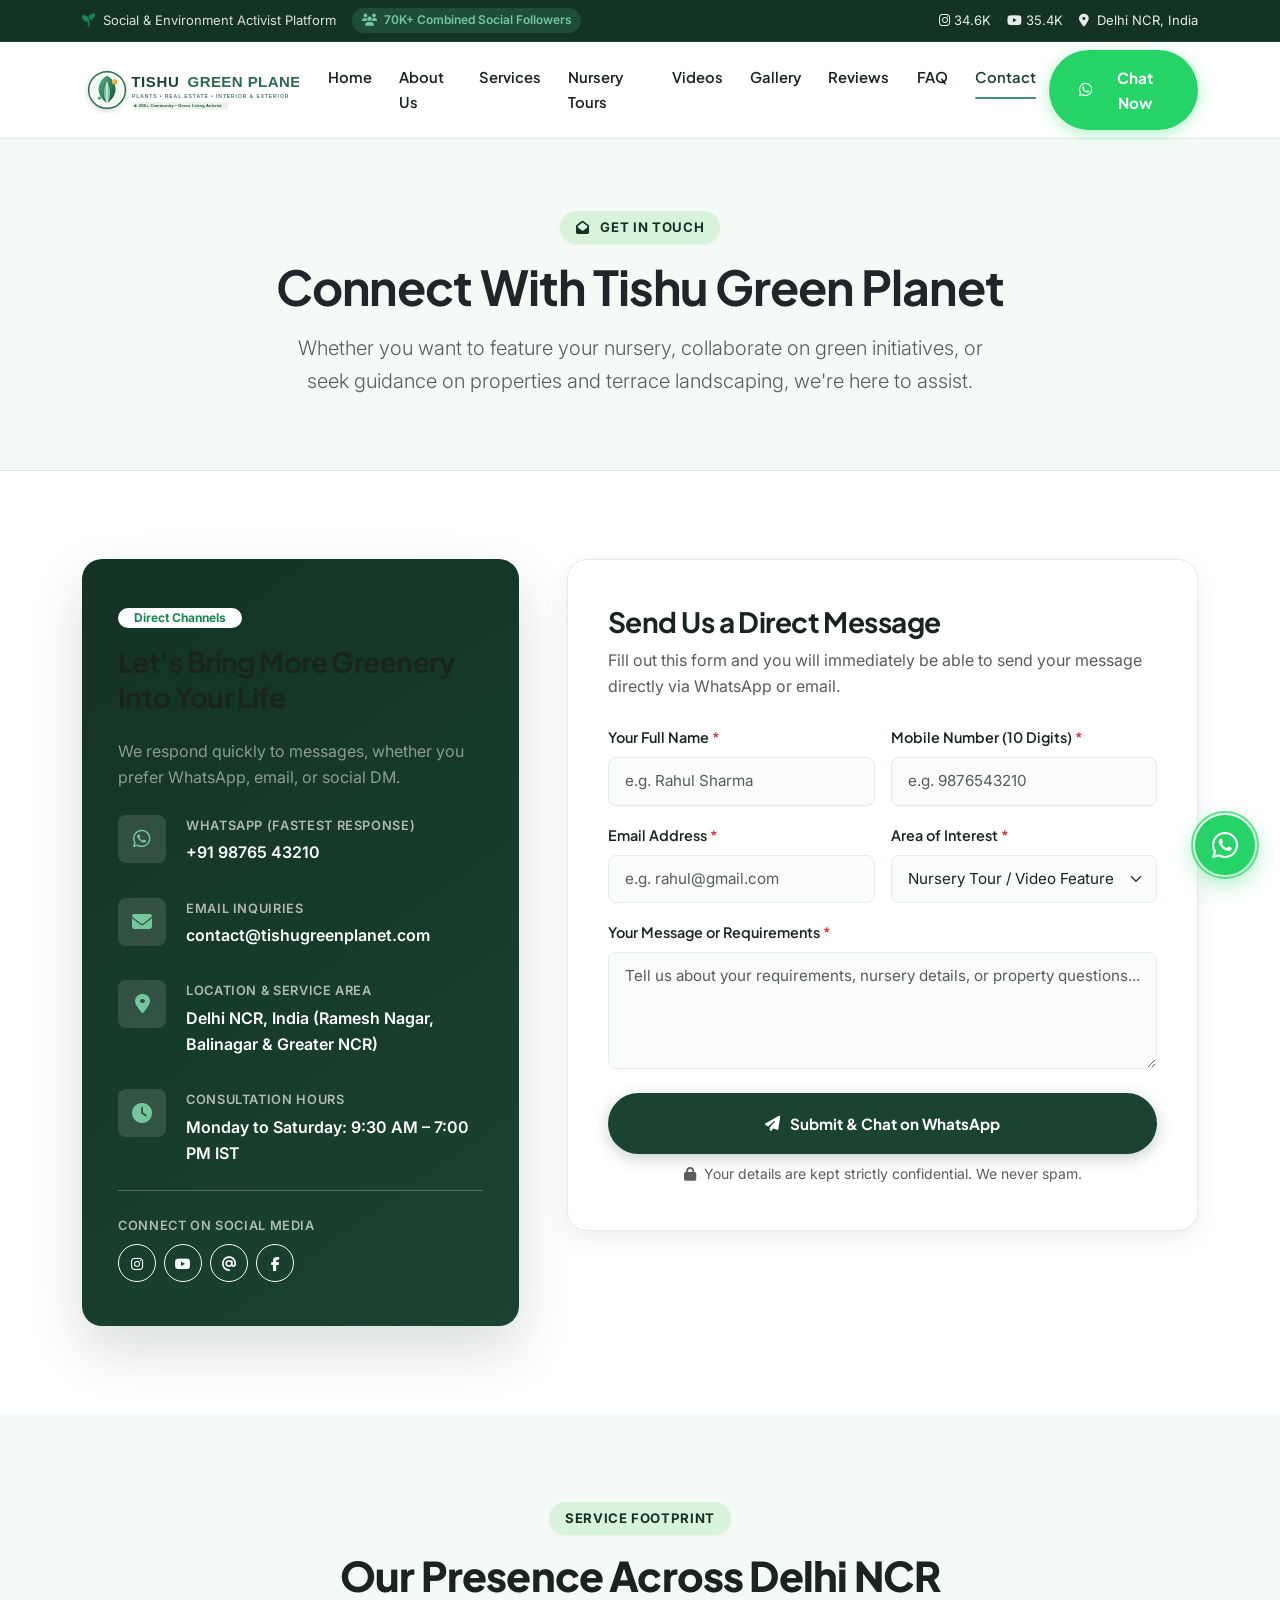
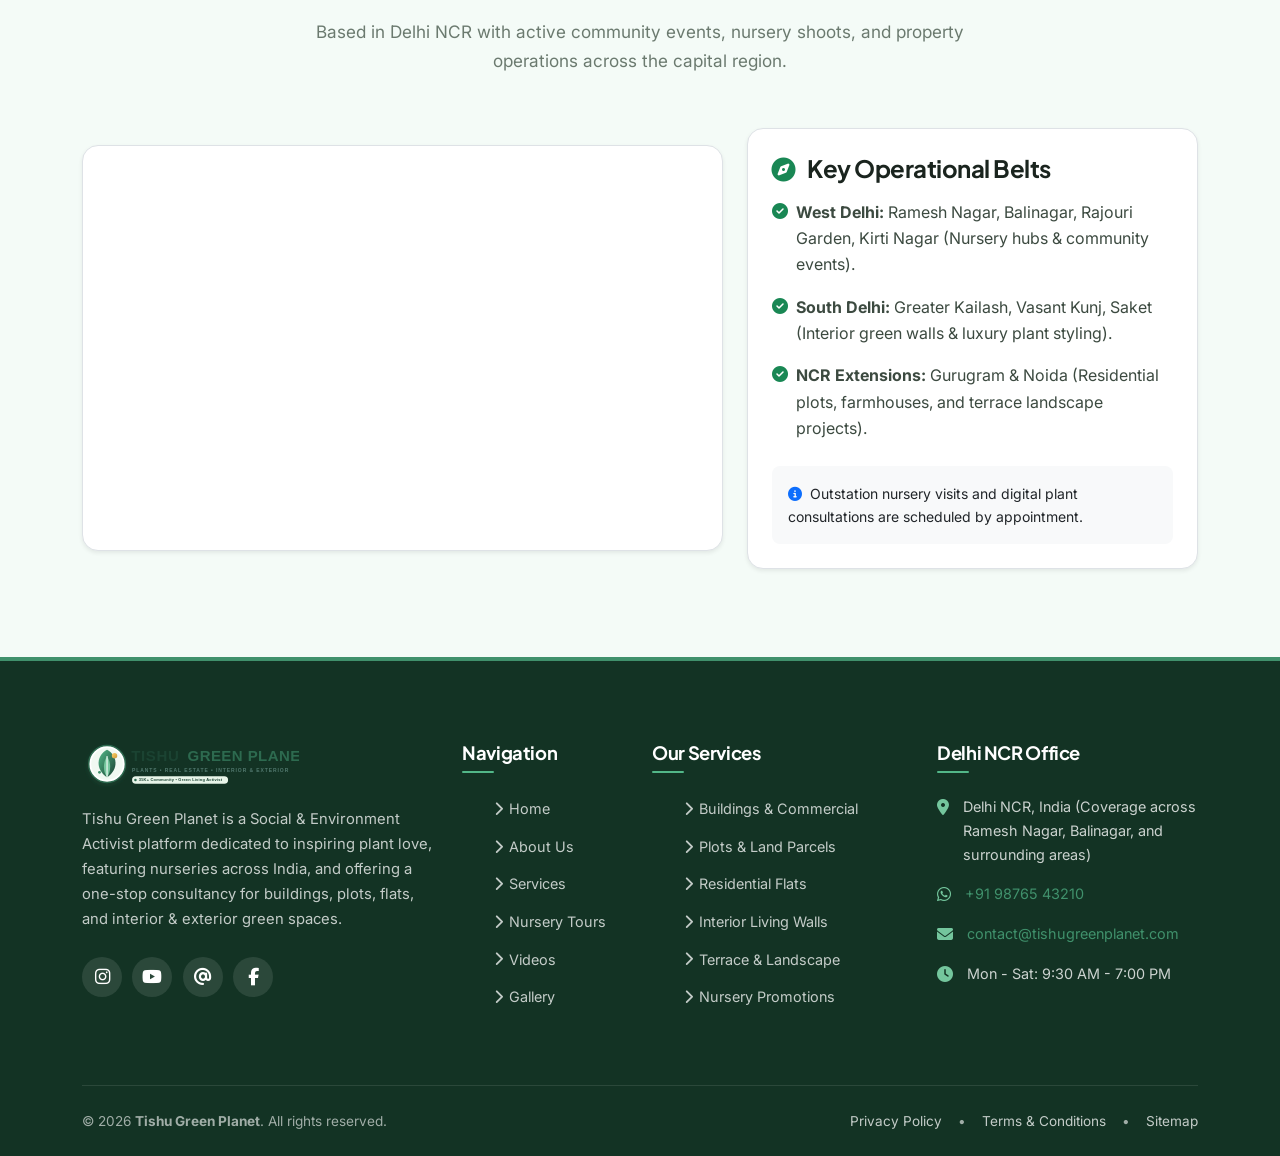
<file: contact.html>
<!DOCTYPE html>
<html lang="en">
<head>
  <meta charset="UTF-8">
  <meta name="viewport" content="width=device-width, initial-scale=1.0">
  <title>Contact Us | Get In Touch with Tishu Green Planet</title>
  <meta name="description" content="Reach out to Tishu Green Planet for nursery video features, plant care guidance, real estate property advisory, and interior/exterior green design in Delhi NCR.">
  <meta name="keywords" content="contact Tishu Green Planet, WhatsApp plant consultancy, nursery collaboration Delhi, property inquiry Delhi NCR">
  <meta name="author" content="Tishu Green Planet">

  <!-- Favicon -->
  <link rel="icon" type="image/svg+xml" href="assets/icons/favicon.svg">

  <!-- Google Fonts -->
  <link rel="preconnect" href="https://fonts.googleapis.com">
  <link rel="preconnect" href="https://fonts.gstatic.com" crossorigin>
  <link href="https://fonts.googleapis.com/css2?family=Inter:wght@400;500;600;700&family=Plus+Jakarta+Sans:wght@500;600;700;800;900&display=swap" rel="stylesheet">

  <!-- Bootstrap 5 CSS -->
  <link href="https://cdn.jsdelivr.net/npm/bootstrap@5.3.3/dist/css/bootstrap.min.css" rel="stylesheet">

  <!-- Font Awesome 6 -->
  <link rel="stylesheet" href="https://cdnjs.cloudflare.com/ajax/libs/font-awesome/6.5.1/css/all.min.css">

  <!-- Custom Stylesheets -->
  <link rel="stylesheet" href="assets/css/style.css">
  <link rel="stylesheet" href="assets/css/responsive.css">
</head>
<body>

  <!-- Top Informational Bar -->
  <div class="topbar">
    <div class="container">
      <div class="d-flex justify-content-between align-items-center">
        <div class="d-flex align-items-center gap-3">
          <span><i class="fas fa-seedling text-success me-1"></i> Social &amp; Environment Activist Platform</span>
          <span class="d-none d-md-inline topbar-badge"><i class="fas fa-users me-1"></i> 70K+ Combined Social Followers</span>
        </div>
        <div class="d-flex align-items-center gap-3">
          <a href="https://www.instagram.com/tishugreenplanet" target="_blank" rel="noopener noreferrer"><i class="fab fa-instagram"></i> 34.6K</a>
          <a href="https://www.youtube.com/tishugreenplanet" target="_blank" rel="noopener noreferrer"><i class="fab fa-youtube"></i> 35.4K</a>
          <a href="contact.html" class="d-none d-sm-inline"><i class="fas fa-map-marker-alt me-1"></i> Delhi NCR, India</a>
        </div>
      </div>
    </div>
  </div>

  <!-- Header / Navigation -->
  <header class="site-header">
    <nav class="navbar navbar-expand-lg">
      <div class="container">
        <a class="navbar-brand d-flex align-items-center" href="index.html">
          <img src="assets/images/logo.svg" alt="Tishu Green Planet Logo" class="navbar-brand-logo">
        </a>
        <button class="navbar-toggler border-0 shadow-none" type="button" data-bs-toggle="collapse" data-bs-target="#navbarMain" aria-controls="navbarMain" aria-expanded="false" aria-label="Toggle navigation">
          <i class="fas fa-bars fs-3 text-dark"></i>
        </button>

        <div class="collapse navbar-collapse" id="navbarMain">
          <ul class="navbar-nav mx-auto mb-2 mb-lg-0">
            <li class="nav-item"><a class="nav-link" href="index.html">Home</a></li>
            <li class="nav-item"><a class="nav-link" href="about.html">About Us</a></li>
            <li class="nav-item"><a class="nav-link" href="services.html">Services</a></li>
            <li class="nav-item"><a class="nav-link" href="plants-nursery.html">Nursery Tours</a></li>
            <li class="nav-item"><a class="nav-link" href="videos.html">Videos</a></li>
            <li class="nav-item"><a class="nav-link" href="gallery.html">Gallery</a></li>
            <li class="nav-item"><a class="nav-link" href="testimonials.html">Reviews</a></li>
            <li class="nav-item"><a class="nav-link" href="faq.html">FAQ</a></li>
            <li class="nav-item"><a class="nav-link active" href="contact.html">Contact</a></li>
          </ul>

          <div class="d-flex align-items-center gap-2">
            <a href="https://wa.me/919876543210?text=Hi%20Tishu%20Green%20Planet,%20I'd%20like%20to%20connect%20with%20you" target="_blank" rel="noopener noreferrer" class="btn-custom btn-whatsapp-custom nav-cta-btn">
              <i class="fab fa-whatsapp"></i> Chat Now
            </a>
          </div>
        </div>
      </div>
    </nav>
  </header>

  <!-- Page Banner -->
  <section class="py-5 bg-light-mint border-bottom">
    <div class="container py-4 text-center">
      <span class="section-badge"><i class="fas fa-envelope-open me-1"></i> Get In Touch</span>
      <h1 class="display-5 fw-bold text-dark mb-3">Connect With Tishu Green Planet</h1>
      <p class="lead text-muted mx-auto" style="max-width: 720px;">
        Whether you want to feature your nursery, collaborate on green initiatives, or seek guidance on properties and terrace landscaping, we're here to assist.
      </p>
    </div>
  </section>

  <!-- Contact Information & Form -->
  <section class="section-padding bg-white">
    <div class="container">
      <div class="row g-5">
        <!-- Contact Information Column -->
        <div class="col-lg-5 reveal-fade-up">
          <div class="contact-info-card">
            <span class="badge bg-white text-success px-3 py-1 rounded-pill fw-bold mb-3">Direct Channels</span>
            <h3 class="fw-bold mb-4">Let's Bring More Greenery Into Your Life</h3>
            <p class="text-white-50 mb-4">
              We respond quickly to messages, whether you prefer WhatsApp, email, or social DM.
            </p>

            <div class="contact-info-item">
              <div class="contact-info-icon">
                <i class="fab fa-whatsapp"></i>
              </div>
              <div>
                <div class="contact-info-label">WhatsApp (Fastest Response)</div>
                <div class="contact-info-value">
                  <a href="https://wa.me/919876543210?text=Hi%20Tishu%20Green%20Planet" target="_blank" rel="noopener noreferrer">+91 98765 43210</a>
                </div>
              </div>
            </div>

            <div class="contact-info-item">
              <div class="contact-info-icon">
                <i class="fas fa-envelope"></i>
              </div>
              <div>
                <div class="contact-info-label">Email Inquiries</div>
                <div class="contact-info-value">
                  <a href="mailto:contact@tishugreenplanet.com">contact@tishugreenplanet.com</a>
                </div>
              </div>
            </div>

            <div class="contact-info-item">
              <div class="contact-info-icon">
                <i class="fas fa-map-marker-alt"></i>
              </div>
              <div>
                <div class="contact-info-label">Location &amp; Service Area</div>
                <div class="contact-info-value">
                  Delhi NCR, India (Ramesh Nagar, Balinagar &amp; Greater NCR)
                </div>
              </div>
            </div>

            <div class="contact-info-item mb-0">
              <div class="contact-info-icon">
                <i class="fas fa-clock"></i>
              </div>
              <div>
                <div class="contact-info-label">Consultation Hours</div>
                <div class="contact-info-value">
                  Monday to Saturday: 9:30 AM – 7:00 PM IST
                </div>
              </div>
            </div>

            <hr class="my-4 border-light opacity-25">

            <div>
              <div class="contact-info-label mb-2">Connect On Social Media</div>
              <div class="d-flex gap-2">
                <a href="https://www.instagram.com/tishugreenplanet" target="_blank" rel="noopener noreferrer" class="btn btn-sm btn-outline-light rounded-circle p-2" style="width: 38px; height: 38px;"><i class="fab fa-instagram"></i></a>
                <a href="https://www.youtube.com/tishugreenplanet" target="_blank" rel="noopener noreferrer" class="btn btn-sm btn-outline-light rounded-circle p-2" style="width: 38px; height: 38px;"><i class="fab fa-youtube"></i></a>
                <a href="https://www.threads.net/@tishugreenplanet" target="_blank" rel="noopener noreferrer" class="btn btn-sm btn-outline-light rounded-circle p-2" style="width: 38px; height: 38px;"><i class="fas fa-at"></i></a>
                <a href="https://www.facebook.com/" target="_blank" rel="noopener noreferrer" class="btn btn-sm btn-outline-light rounded-circle p-2" style="width: 38px; height: 38px;"><i class="fab fa-facebook-f"></i></a>
              </div>
            </div>
          </div>
        </div>

        <!-- Contact Form Column -->
        <div class="col-lg-7 reveal-fade-up reveal-delay-1">
          <div class="contact-form-card">
            <h3 class="fw-bold mb-2">Send Us a Direct Message</h3>
            <p class="text-muted mb-4">
              Fill out this form and you will immediately be able to send your message directly via WhatsApp or email.
            </p>

            <div id="formStatusAlert"></div>

            <form id="contactForm" novalidate>
              <div class="row g-3">
                <div class="col-md-6">
                  <label for="userName" class="form-label">Your Full Name <span class="text-danger">*</span></label>
                  <input type="text" class="form-control" id="userName" placeholder="e.g. Rahul Sharma" required>
                  <div class="form-feedback"></div>
                </div>

                <div class="col-md-6">
                  <label for="userPhone" class="form-label">Mobile Number (10 Digits) <span class="text-danger">*</span></label>
                  <input type="tel" class="form-control" id="userPhone" placeholder="e.g. 9876543210" required>
                  <div class="form-feedback"></div>
                </div>

                <div class="col-md-6">
                  <label for="userEmail" class="form-label">Email Address <span class="text-danger">*</span></label>
                  <input type="email" class="form-control" id="userEmail" placeholder="e.g. rahul@gmail.com" required>
                  <div class="form-feedback"></div>
                </div>

                <div class="col-md-6">
                  <label for="userService" class="form-label">Area of Interest <span class="text-danger">*</span></label>
                  <select class="form-select" id="userService" required>
                    <option value="Nursery Tour / Feature">Nursery Tour / Video Feature</option>
                    <option value="Brand Promotion / DM">Brand Promotion / Collaboration</option>
                    <option value="Plots & Land Consultation">Plots &amp; Land Consultation</option>
                    <option value="Flats & Apartments">Flats &amp; Apartments</option>
                    <option value="Buildings / Commercial">Independent Buildings / Floors</option>
                    <option value="Interior Living Wall Setup">Interior Living Walls &amp; Plants</option>
                    <option value="Terrace Garden / Exterior">Terrace Garden &amp; Landscaping</option>
                    <option value="Community Initiative / Other">Community Initiative / Other</option>
                  </select>
                </div>

                <div class="col-12">
                  <label for="userMessage" class="form-label">Your Message or Requirements <span class="text-danger">*</span></label>
                  <textarea class="form-control" id="userMessage" rows="4" placeholder="Tell us about your requirements, nursery details, or property questions..." required></textarea>
                  <div class="form-feedback"></div>
                </div>

                <div class="col-12 mt-4">
                  <button type="submit" class="btn-custom btn-primary-custom w-100 py-3">
                    <i class="fas fa-paper-plane"></i> Submit &amp; Chat on WhatsApp
                  </button>
                  <p class="small text-muted text-center mt-2">
                    <i class="fas fa-lock me-1"></i> Your details are kept strictly confidential. We never spam.
                  </p>
                </div>
              </div>
            </form>
          </div>
        </div>
      </div>
    </div>
  </section>

  <!-- Service Area / Map Coverage Section -->
  <section class="section-padding bg-light-mint">
    <div class="container">
      <div class="section-header text-center reveal-fade-up">
        <span class="section-badge">Service Footprint</span>
        <h2 class="section-title">Our Presence Across Delhi NCR</h2>
        <p class="section-subtitle">
          Based in Delhi NCR with active community events, nursery shoots, and property operations across the capital region.
        </p>
      </div>

      <div class="row g-4 align-items-center">
        <div class="col-lg-7 reveal-fade-up">
          <div class="rounded-4 overflow-hidden shadow-sm border bg-white p-2">
            <iframe 
              src="https://www.google.com/maps/embed?pb=!1m18!1m12!1m3!1d112061.27209794358!2d77.0688975!3d28.6323497!2m3!1f0!2f0!3f0!3m2!1i1024!2i768!4f13.1!3m3!1m2!1s0x390d02e07172cfd7%3A0x633519d5543c7b27!2sRamesh%20Nagar%2C%20Delhi%2C%20110015!5e0!3m2!1sen!2sin!4v1700000000000!5m2!1sen!2sin" 
              width="100%" 
              height="380" 
              style="border:0; border-radius: 12px;" 
              allowfullscreen="" 
              loading="lazy" 
              referrerpolicy="no-referrer-when-downgrade" 
              title="Delhi NCR Service Area Map">
            </iframe>
          </div>
        </div>

        <div class="col-lg-5 reveal-fade-up reveal-delay-1">
          <div class="bg-white p-4 rounded-4 shadow-sm border">
            <h4 class="fw-bold mb-3"><i class="fas fa-compass text-success me-2"></i> Key Operational Belts</h4>
            <ul class="list-unstyled mb-4">
              <li class="mb-3 d-flex align-items-start gap-2">
                <i class="fas fa-check-circle text-success mt-1"></i>
                <div>
                  <strong>West Delhi:</strong> Ramesh Nagar, Balinagar, Rajouri Garden, Kirti Nagar (Nursery hubs &amp; community events).
                </div>
              </li>
              <li class="mb-3 d-flex align-items-start gap-2">
                <i class="fas fa-check-circle text-success mt-1"></i>
                <div>
                  <strong>South Delhi:</strong> Greater Kailash, Vasant Kunj, Saket (Interior green walls &amp; luxury plant styling).
                </div>
              </li>
              <li class="mb-3 d-flex align-items-start gap-2">
                <i class="fas fa-check-circle text-success mt-1"></i>
                <div>
                  <strong>NCR Extensions:</strong> Gurugram &amp; Noida (Residential plots, farmhouses, and terrace landscape projects).
                </div>
              </li>
            </ul>
            <div class="p-3 bg-light rounded-3 text-dark small">
              <i class="fas fa-info-circle text-primary me-1"></i> Outstation nursery visits and digital plant consultations are scheduled by appointment.
            </div>
          </div>
        </div>
      </div>
    </div>
  </section>

  <!-- Floating WhatsApp & Back to Top -->
  <a href="https://wa.me/919876543210?text=Hello%20Tishu%20Green%20Planet,%20I'm%20reaching%20out%20via%20your%20contact%20page!" target="_blank" rel="noopener noreferrer" class="floating-whatsapp" aria-label="Chat on WhatsApp">
    <i class="fab fa-whatsapp"></i>
    <span class="whatsapp-tooltip">Chat with us directly</span>
  </a>

  <button type="button" class="back-to-top" id="backToTopBtn" aria-label="Back to top">
    <i class="fas fa-arrow-up"></i>
  </button>

  <!-- Footer -->
  <footer class="site-footer">
    <div class="container">
      <div class="row g-4">
        <div class="col-lg-4 col-md-6">
          <img src="assets/images/logo.svg" alt="Tishu Green Planet" class="footer-brand-logo">
          <p class="footer-about-text">
            Tishu Green Planet is a Social &amp; Environment Activist platform dedicated to inspiring plant love, featuring nurseries across India, and offering a one-stop consultancy for buildings, plots, flats, and interior &amp; exterior green spaces.
          </p>
          <div class="footer-social-links">
            <a href="https://www.instagram.com/tishugreenplanet" target="_blank" rel="noopener noreferrer" class="footer-social-btn"><i class="fab fa-instagram"></i></a>
            <a href="https://www.youtube.com/tishugreenplanet" target="_blank" rel="noopener noreferrer" class="footer-social-btn"><i class="fab fa-youtube"></i></a>
            <a href="https://www.threads.net/@tishugreenplanet" target="_blank" rel="noopener noreferrer" class="footer-social-btn"><i class="fas fa-at"></i></a>
            <a href="https://www.facebook.com/" target="_blank" rel="noopener noreferrer" class="footer-social-btn"><i class="fab fa-facebook-f"></i></a>
          </div>
        </div>

        <div class="col-lg-2 col-md-6 col-6">
          <h4 class="footer-title">Navigation</h4>
          <ul class="footer-links">
            <li><a href="index.html"><i class="fas fa-chevron-right"></i> Home</a></li>
            <li><a href="about.html"><i class="fas fa-chevron-right"></i> About Us</a></li>
            <li><a href="services.html"><i class="fas fa-chevron-right"></i> Services</a></li>
            <li><a href="plants-nursery.html"><i class="fas fa-chevron-right"></i> Nursery Tours</a></li>
            <li><a href="videos.html"><i class="fas fa-chevron-right"></i> Videos</a></li>
            <li><a href="gallery.html"><i class="fas fa-chevron-right"></i> Gallery</a></li>
          </ul>
        </div>

        <div class="col-lg-3 col-md-6 col-6">
          <h4 class="footer-title">Our Services</h4>
          <ul class="footer-links">
            <li><a href="services.html#buildings"><i class="fas fa-chevron-right"></i> Buildings &amp; Commercial</a></li>
            <li><a href="services.html#plots"><i class="fas fa-chevron-right"></i> Plots &amp; Land Parcels</a></li>
            <li><a href="services.html#flats"><i class="fas fa-chevron-right"></i> Residential Flats</a></li>
            <li><a href="services.html#interior"><i class="fas fa-chevron-right"></i> Interior Living Walls</a></li>
            <li><a href="services.html#exterior"><i class="fas fa-chevron-right"></i> Terrace &amp; Landscape</a></li>
            <li><a href="plants-nursery.html"><i class="fas fa-chevron-right"></i> Nursery Promotions</a></li>
          </ul>
        </div>

        <div class="col-lg-3 col-md-6">
          <h4 class="footer-title">Delhi NCR Office</h4>
          <div class="footer-contact-item">
            <i class="fas fa-map-marker-alt"></i>
            <span>Delhi NCR, India (Coverage across Ramesh Nagar, Balinagar, and surrounding areas)</span>
          </div>
          <div class="footer-contact-item">
            <i class="fab fa-whatsapp"></i>
            <span><a href="https://wa.me/919876543210">+91 98765 43210</a></span>
          </div>
          <div class="footer-contact-item">
            <i class="fas fa-envelope"></i>
            <span><a href="mailto:contact@tishugreenplanet.com">contact@tishugreenplanet.com</a></span>
          </div>
          <div class="footer-contact-item">
            <i class="fas fa-clock"></i>
            <span>Mon - Sat: 9:30 AM - 7:00 PM</span>
          </div>
        </div>
      </div>

      <div class="footer-bottom d-flex flex-wrap justify-content-between align-items-center">
        <div>
          &copy; <span class="current-year">2026</span> <strong>Tishu Green Planet</strong>. All rights reserved.
        </div>
        <div class="d-flex gap-3 mt-2 mt-sm-0">
          <a href="privacy-policy.html">Privacy Policy</a>
          <span>•</span>
          <a href="terms-and-conditions.html">Terms &amp; Conditions</a>
          <span>•</span>
          <a href="sitemap.xml">Sitemap</a>
        </div>
      </div>
    </div>
  </footer>

  <!-- Bootstrap 5 JS Bundle -->
  <script src="https://cdn.jsdelivr.net/npm/bootstrap@5.3.3/dist/js/bootstrap.bundle.min.js"></script>

  <!-- Custom Scripts -->
  <script src="assets/js/main.js"></script>
  <script src="assets/js/animations.js"></script>
  <script src="assets/js/validation.js"></script>
</body>
</html>
</file>
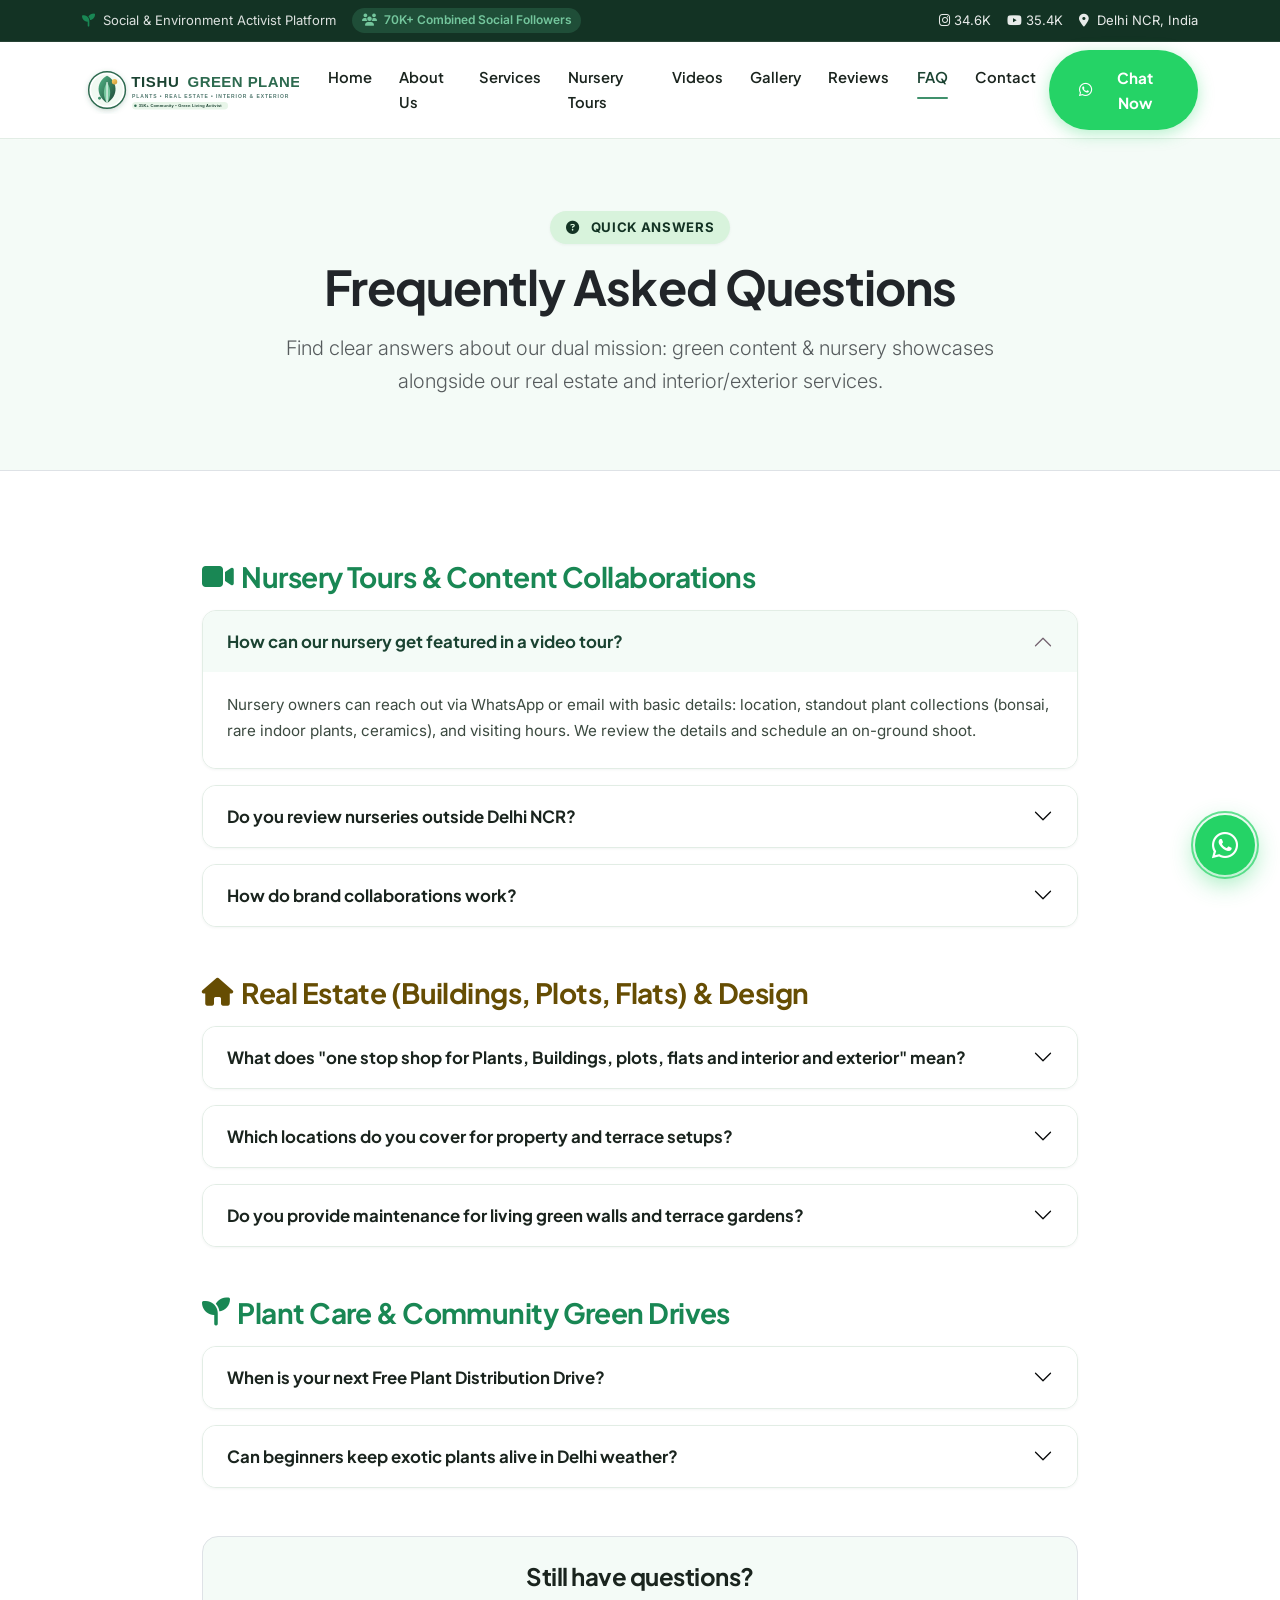
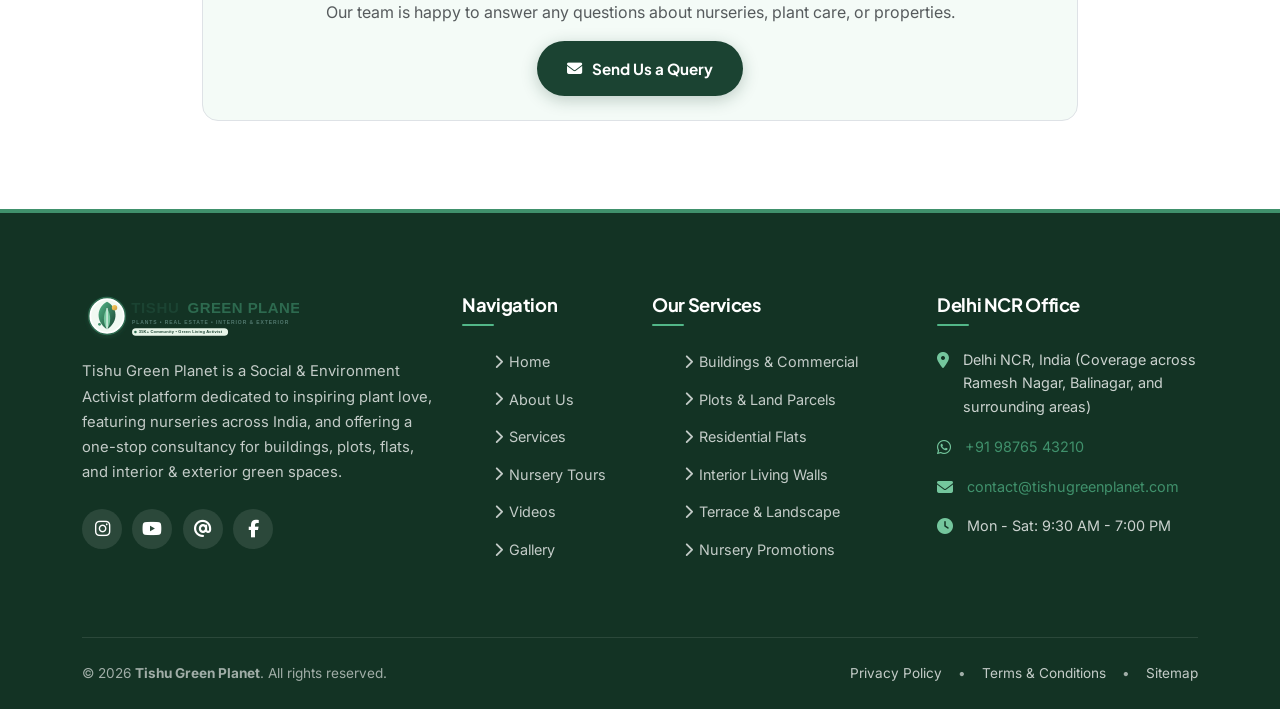
<file: faq.html>
<!DOCTYPE html>
<html lang="en">
<head>
  <meta charset="UTF-8">
  <meta name="viewport" content="width=device-width, initial-scale=1.0">
  <title>Frequently Asked Questions | Tishu Green Planet</title>
  <meta name="description" content="Find answers to common questions about our nursery tours, plant care tips, real estate consultancy, interior living walls, and community green events.">
  <meta name="keywords" content="Tishu Green Planet FAQ, nursery collaboration, terrace garden setup Delhi, real estate consultation questions">
  <meta name="author" content="Tishu Green Planet">

  <!-- Favicon -->
  <link rel="icon" type="image/svg+xml" href="assets/icons/favicon.svg">

  <!-- Google Fonts -->
  <link rel="preconnect" href="https://fonts.googleapis.com">
  <link rel="preconnect" href="https://fonts.gstatic.com" crossorigin>
  <link href="https://fonts.googleapis.com/css2?family=Inter:wght@400;500;600;700&family=Plus+Jakarta+Sans:wght@500;600;700;800;900&display=swap" rel="stylesheet">

  <!-- Bootstrap 5 CSS -->
  <link href="https://cdn.jsdelivr.net/npm/bootstrap@5.3.3/dist/css/bootstrap.min.css" rel="stylesheet">

  <!-- Font Awesome 6 -->
  <link rel="stylesheet" href="https://cdnjs.cloudflare.com/ajax/libs/font-awesome/6.5.1/css/all.min.css">

  <!-- Custom Stylesheets -->
  <link rel="stylesheet" href="assets/css/style.css">
  <link rel="stylesheet" href="assets/css/responsive.css">
</head>
<body>

  <!-- Top Informational Bar -->
  <div class="topbar">
    <div class="container">
      <div class="d-flex justify-content-between align-items-center">
        <div class="d-flex align-items-center gap-3">
          <span><i class="fas fa-seedling text-success me-1"></i> Social &amp; Environment Activist Platform</span>
          <span class="d-none d-md-inline topbar-badge"><i class="fas fa-users me-1"></i> 70K+ Combined Social Followers</span>
        </div>
        <div class="d-flex align-items-center gap-3">
          <a href="https://www.instagram.com/tishugreenplanet" target="_blank" rel="noopener noreferrer"><i class="fab fa-instagram"></i> 34.6K</a>
          <a href="https://www.youtube.com/tishugreenplanet" target="_blank" rel="noopener noreferrer"><i class="fab fa-youtube"></i> 35.4K</a>
          <a href="contact.html" class="d-none d-sm-inline"><i class="fas fa-map-marker-alt me-1"></i> Delhi NCR, India</a>
        </div>
      </div>
    </div>
  </div>

  <!-- Header / Navigation -->
  <header class="site-header">
    <nav class="navbar navbar-expand-lg">
      <div class="container">
        <a class="navbar-brand d-flex align-items-center" href="index.html">
          <img src="assets/images/logo.svg" alt="Tishu Green Planet Logo" class="navbar-brand-logo">
        </a>
        <button class="navbar-toggler border-0 shadow-none" type="button" data-bs-toggle="collapse" data-bs-target="#navbarMain" aria-controls="navbarMain" aria-expanded="false" aria-label="Toggle navigation">
          <i class="fas fa-bars fs-3 text-dark"></i>
        </button>

        <div class="collapse navbar-collapse" id="navbarMain">
          <ul class="navbar-nav mx-auto mb-2 mb-lg-0">
            <li class="nav-item"><a class="nav-link" href="index.html">Home</a></li>
            <li class="nav-item"><a class="nav-link" href="about.html">About Us</a></li>
            <li class="nav-item"><a class="nav-link" href="services.html">Services</a></li>
            <li class="nav-item"><a class="nav-link" href="plants-nursery.html">Nursery Tours</a></li>
            <li class="nav-item"><a class="nav-link" href="videos.html">Videos</a></li>
            <li class="nav-item"><a class="nav-link" href="gallery.html">Gallery</a></li>
            <li class="nav-item"><a class="nav-link" href="testimonials.html">Reviews</a></li>
            <li class="nav-item"><a class="nav-link active" href="faq.html">FAQ</a></li>
            <li class="nav-item"><a class="nav-link" href="contact.html">Contact</a></li>
          </ul>

          <div class="d-flex align-items-center gap-2">
            <a href="https://wa.me/919876543210?text=Hi%20Tishu%20Green%20Planet,%20I%20have%20a%20question" target="_blank" rel="noopener noreferrer" class="btn-custom btn-whatsapp-custom nav-cta-btn">
              <i class="fab fa-whatsapp"></i> Chat Now
            </a>
          </div>
        </div>
      </div>
    </nav>
  </header>

  <!-- Page Banner -->
  <section class="py-5 bg-light-mint border-bottom">
    <div class="container py-4 text-center">
      <span class="section-badge"><i class="fas fa-question-circle me-1"></i> Quick Answers</span>
      <h1 class="display-5 fw-bold text-dark mb-3">Frequently Asked Questions</h1>
      <p class="lead text-muted mx-auto" style="max-width: 720px;">
        Find clear answers about our dual mission: green content &amp; nursery showcases alongside our real estate and interior/exterior services.
      </p>
    </div>
  </section>

  <!-- FAQ Accordion Section -->
  <section class="section-padding bg-white">
    <div class="container" style="max-width: 900px;">
      <!-- Section 1: Brand & Nursery Showcases -->
      <div class="mb-5 reveal-fade-up">
        <h3 class="fw-bold mb-3 text-success d-flex align-items-center gap-2">
          <i class="fas fa-video"></i> Nursery Tours &amp; Content Collaborations
        </h3>
        <div class="accordion faq-accordion" id="faqAccordionNursery">
          <div class="accordion-item">
            <h2 class="accordion-header" id="headingN1">
              <button class="accordion-button" type="button" data-bs-toggle="collapse" data-bs-target="#collapseN1" aria-expanded="true" aria-controls="collapseN1">
                How can our nursery get featured in a video tour?
              </button>
            </h2>
            <div id="collapseN1" class="accordion-collapse collapse show" aria-labelledby="headingN1" data-bs-parent="#faqAccordionNursery">
              <div class="accordion-body">
                Nursery owners can reach out via WhatsApp or email with basic details: location, standout plant collections (bonsai, rare indoor plants, ceramics), and visiting hours. We review the details and schedule an on-ground shoot.
              </div>
            </div>
          </div>

          <div class="accordion-item">
            <h2 class="accordion-header" id="headingN2">
              <button class="accordion-button collapsed" type="button" data-bs-toggle="collapse" data-bs-target="#collapseN2" aria-expanded="false" aria-controls="collapseN2">
                Do you review nurseries outside Delhi NCR?
              </button>
            </h2>
            <div id="collapseN2" class="accordion-collapse collapse" aria-labelledby="headingN2" data-bs-parent="#faqAccordionNursery">
              <div class="accordion-body">
                Yes! While our home base is in Delhi NCR, we frequently travel across northern and central India to showcase regional nurseries, grower exhibitions, and botanical gardens.
              </div>
            </div>
          </div>

          <div class="accordion-item">
            <h2 class="accordion-header" id="headingN3">
              <button class="accordion-button collapsed" type="button" data-bs-toggle="collapse" data-bs-target="#collapseN3" aria-expanded="false" aria-controls="collapseN3">
                How do brand collaborations work?
              </button>
            </h2>
            <div id="collapseN3" class="accordion-collapse collapse" aria-labelledby="headingN3" data-bs-parent="#faqAccordionNursery">
              <div class="accordion-body">
                As stated in our social bio ("Promotion: DM"), gardening tools, organic fertilizer brands, and eco-lifestyle companies can contact us for sponsored reels, YouTube episode integrations, and honest reviews that reach over 70,000 active plant enthusiasts.
              </div>
            </div>
          </div>
        </div>
      </div>

      <!-- Section 2: Real Estate & Design Services -->
      <div class="mb-5 reveal-fade-up">
        <h3 class="fw-bold mb-3 text-warning-emphasis d-flex align-items-center gap-2">
          <i class="fas fa-home"></i> Real Estate (Buildings, Plots, Flats) &amp; Design
        </h3>
        <div class="accordion faq-accordion" id="faqAccordionRealEstate">
          <div class="accordion-item">
            <h2 class="accordion-header" id="headingR1">
              <button class="accordion-button collapsed" type="button" data-bs-toggle="collapse" data-bs-target="#collapseR1" aria-expanded="false" aria-controls="collapseR1">
                What does "one stop shop for Plants, Buildings, plots, flats and interior and exterior" mean?
              </button>
            </h2>
            <div id="collapseR1" class="accordion-collapse collapse" aria-labelledby="headingR1" data-bs-parent="#faqAccordionRealEstate">
              <div class="accordion-body">
                Beyond content creation, Tishu Green Planet assists clients in locating verified properties (builder floors, investment plots, residential flats in Delhi NCR) and subsequently transforming them through interior plant walls, balcony greenery, and terrace landscaping.
              </div>
            </div>
          </div>

          <div class="accordion-item">
            <h2 class="accordion-header" id="headingR2">
              <button class="accordion-button collapsed" type="button" data-bs-toggle="collapse" data-bs-target="#collapseR2" aria-expanded="false" aria-controls="collapseR2">
                Which locations do you cover for property and terrace setups?
              </button>
            </h2>
            <div id="collapseR2" class="accordion-collapse collapse" aria-labelledby="headingR2" data-bs-parent="#faqAccordionRealEstate">
              <div class="accordion-body">
                Our primary focus is Delhi NCR (including West Delhi, South Delhi, Gurugram, and Noida) for on-site design and property consultancy, with digital consultations available pan-India.
              </div>
            </div>
          </div>

          <div class="accordion-item">
            <h2 class="accordion-header" id="headingR3">
              <button class="accordion-button collapsed" type="button" data-bs-toggle="collapse" data-bs-target="#collapseR3" aria-expanded="false" aria-controls="collapseR3">
                Do you provide maintenance for living green walls and terrace gardens?
              </button>
            </h2>
            <div id="collapseR3" class="accordion-collapse collapse" aria-labelledby="headingR3" data-bs-parent="#faqAccordionRealEstate">
              <div class="accordion-body">
                Yes! Every interior green wall and terrace landscape setup includes detailed maintenance SOPs, automated drip irrigation timers, and optional periodic plant health checkup visits.
              </div>
            </div>
          </div>
        </div>
      </div>

      <!-- Section 3: Plant Care & Activism -->
      <div class="reveal-fade-up">
        <h3 class="fw-bold mb-3 text-success d-flex align-items-center gap-2">
          <i class="fas fa-seedling"></i> Plant Care &amp; Community Green Drives
        </h3>
        <div class="accordion faq-accordion" id="faqAccordionActivism">
          <div class="accordion-item">
            <h2 class="accordion-header" id="headingA1">
              <button class="accordion-button collapsed" type="button" data-bs-toggle="collapse" data-bs-target="#collapseA1" aria-expanded="false" aria-controls="collapseA1">
                When is your next Free Plant Distribution Drive?
              </button>
            </h2>
            <div id="collapseA1" class="accordion-collapse collapse" aria-labelledby="headingA1" data-bs-parent="#faqAccordionActivism">
              <div class="accordion-body">
                Following our landmark 1,500+ free plants distribution in Balinagar, Delhi, upcoming seasonal drives are announced well in advance on our Instagram (@tishugreenplanet) and YouTube community tab.
              </div>
            </div>
          </div>

          <div class="accordion-item">
            <h2 class="accordion-header" id="headingA2">
              <button class="accordion-button collapsed" type="button" data-bs-toggle="collapse" data-bs-target="#collapseA2" aria-expanded="false" aria-controls="collapseA2">
                Can beginners keep exotic plants alive in Delhi weather?
              </button>
            </h2>
            <div id="collapseA2" class="accordion-collapse collapse" aria-labelledby="headingA2" data-bs-parent="#faqAccordionActivism">
              <div class="accordion-body">
                Absolutely! We always suggest starting with resilient species like Snake Plants, ZZ Plants, and Money Plants before moving to high-humidity lovers like Fiddle Leaf Figs or Calatheas. Check out our beginner video playlists on YouTube!
              </div>
            </div>
          </div>
        </div>
      </div>

      <!-- Still have questions banner -->
      <div class="p-4 mt-5 bg-light-mint rounded-4 border text-center">
        <h4 class="fw-bold mb-2">Still have questions?</h4>
        <p class="text-muted mb-3">Our team is happy to answer any questions about nurseries, plant care, or properties.</p>
        <a href="contact.html" class="btn-custom btn-primary-custom">
          <i class="fas fa-envelope"></i> Send Us a Query
        </a>
      </div>
    </div>
  </section>

  <!-- Floating WhatsApp & Back to Top -->
  <a href="https://wa.me/919876543210?text=Hello%20Tishu%20Green%20Planet,%20I%20checked%20the%20FAQ%20and%20have%20a%20question!" target="_blank" rel="noopener noreferrer" class="floating-whatsapp" aria-label="Chat on WhatsApp">
    <i class="fab fa-whatsapp"></i>
    <span class="whatsapp-tooltip">Chat with us directly</span>
  </a>

  <button type="button" class="back-to-top" id="backToTopBtn" aria-label="Back to top">
    <i class="fas fa-arrow-up"></i>
  </button>

  <!-- Footer -->
  <footer class="site-footer">
    <div class="container">
      <div class="row g-4">
        <div class="col-lg-4 col-md-6">
          <img src="assets/images/logo.svg" alt="Tishu Green Planet" class="footer-brand-logo">
          <p class="footer-about-text">
            Tishu Green Planet is a Social &amp; Environment Activist platform dedicated to inspiring plant love, featuring nurseries across India, and offering a one-stop consultancy for buildings, plots, flats, and interior &amp; exterior green spaces.
          </p>
          <div class="footer-social-links">
            <a href="https://www.instagram.com/tishugreenplanet" target="_blank" rel="noopener noreferrer" class="footer-social-btn"><i class="fab fa-instagram"></i></a>
            <a href="https://www.youtube.com/tishugreenplanet" target="_blank" rel="noopener noreferrer" class="footer-social-btn"><i class="fab fa-youtube"></i></a>
            <a href="https://www.threads.net/@tishugreenplanet" target="_blank" rel="noopener noreferrer" class="footer-social-btn"><i class="fas fa-at"></i></a>
            <a href="https://www.facebook.com/" target="_blank" rel="noopener noreferrer" class="footer-social-btn"><i class="fab fa-facebook-f"></i></a>
          </div>
        </div>

        <div class="col-lg-2 col-md-6 col-6">
          <h4 class="footer-title">Navigation</h4>
          <ul class="footer-links">
            <li><a href="index.html"><i class="fas fa-chevron-right"></i> Home</a></li>
            <li><a href="about.html"><i class="fas fa-chevron-right"></i> About Us</a></li>
            <li><a href="services.html"><i class="fas fa-chevron-right"></i> Services</a></li>
            <li><a href="plants-nursery.html"><i class="fas fa-chevron-right"></i> Nursery Tours</a></li>
            <li><a href="videos.html"><i class="fas fa-chevron-right"></i> Videos</a></li>
            <li><a href="gallery.html"><i class="fas fa-chevron-right"></i> Gallery</a></li>
          </ul>
        </div>

        <div class="col-lg-3 col-md-6 col-6">
          <h4 class="footer-title">Our Services</h4>
          <ul class="footer-links">
            <li><a href="services.html#buildings"><i class="fas fa-chevron-right"></i> Buildings &amp; Commercial</a></li>
            <li><a href="services.html#plots"><i class="fas fa-chevron-right"></i> Plots &amp; Land Parcels</a></li>
            <li><a href="services.html#flats"><i class="fas fa-chevron-right"></i> Residential Flats</a></li>
            <li><a href="services.html#interior"><i class="fas fa-chevron-right"></i> Interior Living Walls</a></li>
            <li><a href="services.html#exterior"><i class="fas fa-chevron-right"></i> Terrace &amp; Landscape</a></li>
            <li><a href="plants-nursery.html"><i class="fas fa-chevron-right"></i> Nursery Promotions</a></li>
          </ul>
        </div>

        <div class="col-lg-3 col-md-6">
          <h4 class="footer-title">Delhi NCR Office</h4>
          <div class="footer-contact-item">
            <i class="fas fa-map-marker-alt"></i>
            <span>Delhi NCR, India (Coverage across Ramesh Nagar, Balinagar, and surrounding areas)</span>
          </div>
          <div class="footer-contact-item">
            <i class="fab fa-whatsapp"></i>
            <span><a href="https://wa.me/919876543210">+91 98765 43210</a></span>
          </div>
          <div class="footer-contact-item">
            <i class="fas fa-envelope"></i>
            <span><a href="mailto:contact@tishugreenplanet.com">contact@tishugreenplanet.com</a></span>
          </div>
          <div class="footer-contact-item">
            <i class="fas fa-clock"></i>
            <span>Mon - Sat: 9:30 AM - 7:00 PM</span>
          </div>
        </div>
      </div>

      <div class="footer-bottom d-flex flex-wrap justify-content-between align-items-center">
        <div>
          &copy; <span class="current-year">2026</span> <strong>Tishu Green Planet</strong>. All rights reserved.
        </div>
        <div class="d-flex gap-3 mt-2 mt-sm-0">
          <a href="privacy-policy.html">Privacy Policy</a>
          <span>•</span>
          <a href="terms-and-conditions.html">Terms &amp; Conditions</a>
          <span>•</span>
          <a href="sitemap.xml">Sitemap</a>
        </div>
      </div>
    </div>
  </footer>

  <!-- Bootstrap 5 JS Bundle -->
  <script src="https://cdn.jsdelivr.net/npm/bootstrap@5.3.3/dist/js/bootstrap.bundle.min.js"></script>

  <!-- Custom Scripts -->
  <script src="assets/js/main.js"></script>
  <script src="assets/js/animations.js"></script>
  <script src="assets/js/validation.js"></script>
</body>
</html>
</file>
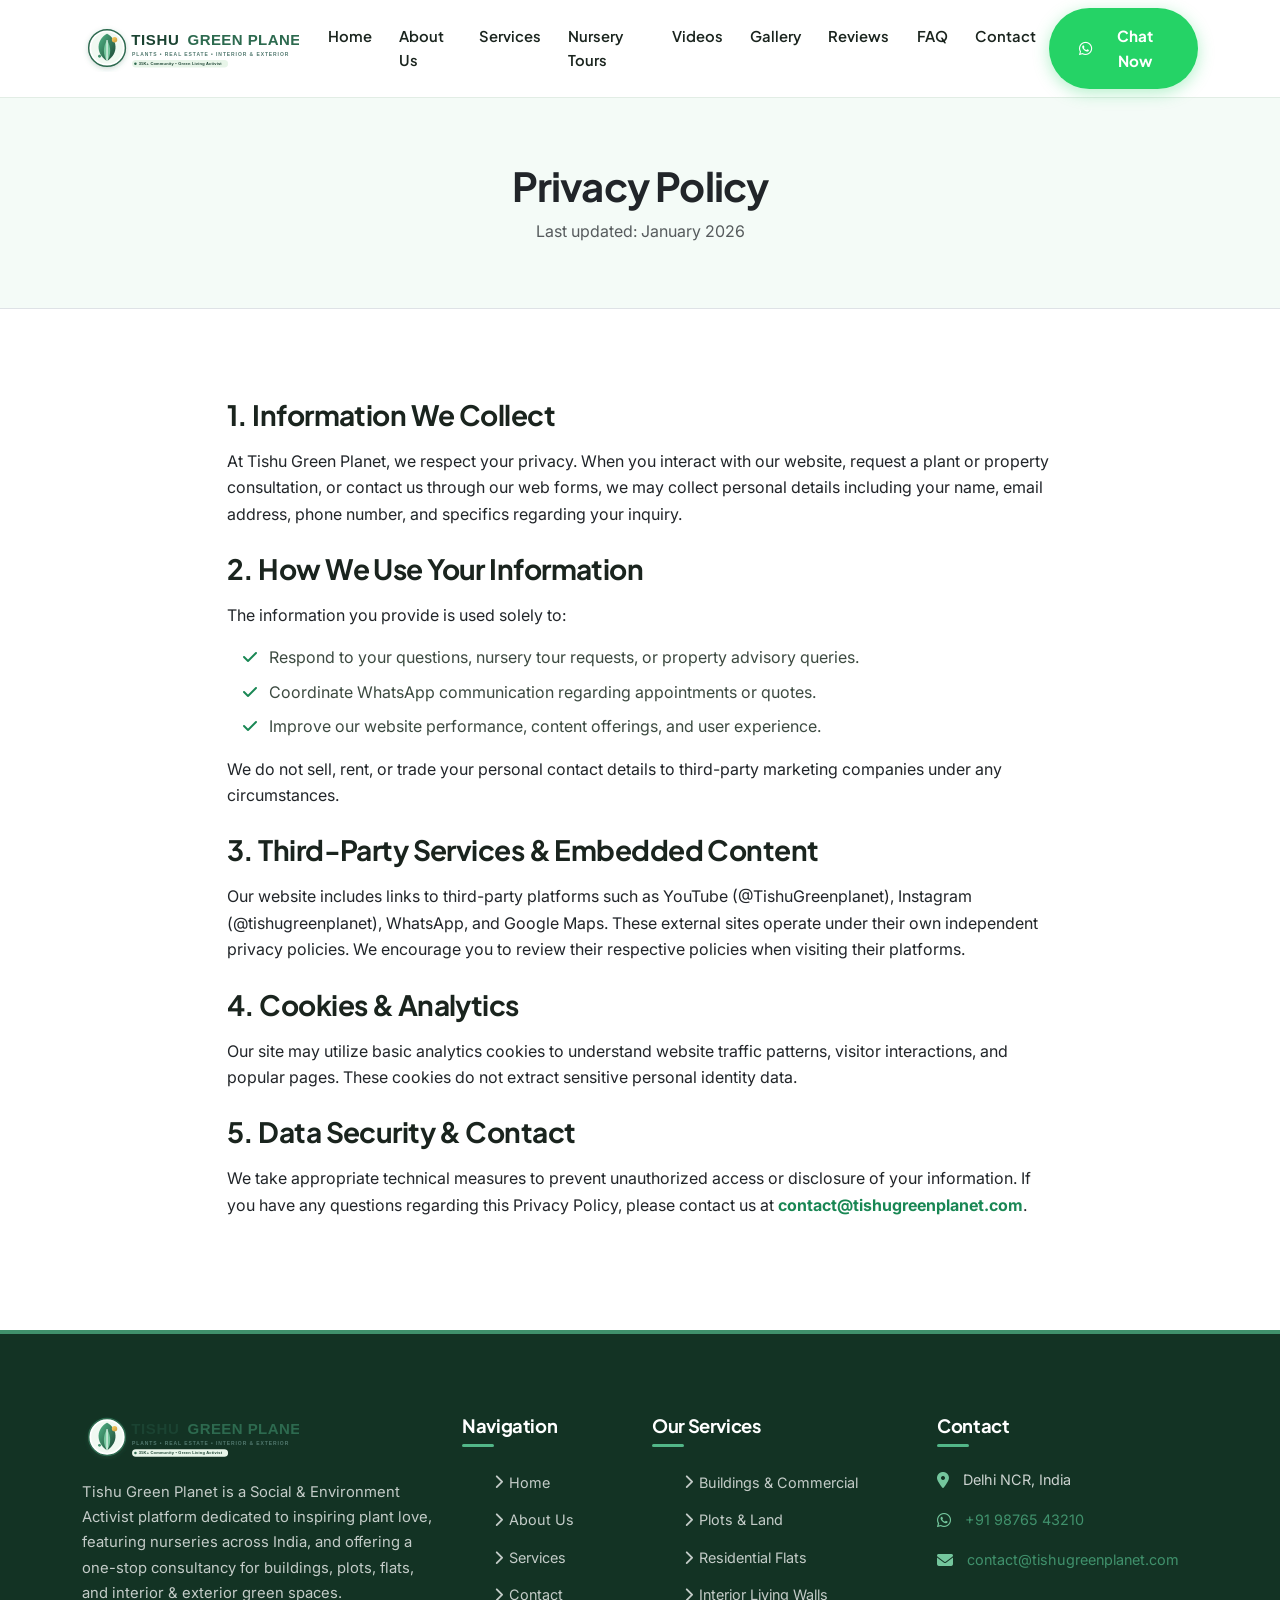
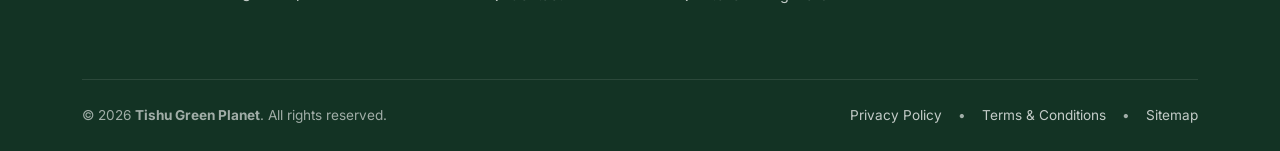
<file: privacy-policy.html>
<!DOCTYPE html>
<html lang="en">
<head>
  <meta charset="UTF-8">
  <meta name="viewport" content="width=device-width, initial-scale=1.0">
  <title>Privacy Policy | Tishu Green Planet</title>
  <meta name="description" content="Privacy Policy for Tishu Green Planet. Learn how we handle and protect your personal information when using our website and services.">
  <meta name="author" content="Tishu Green Planet">

  <!-- Favicon -->
  <link rel="icon" type="image/svg+xml" href="assets/icons/favicon.svg">

  <!-- Google Fonts -->
  <link rel="preconnect" href="https://fonts.googleapis.com">
  <link rel="preconnect" href="https://fonts.gstatic.com" crossorigin>
  <link href="https://fonts.googleapis.com/css2?family=Inter:wght@400;500;600;700&family=Plus+Jakarta+Sans:wght@500;600;700;800;900&display=swap" rel="stylesheet">

  <!-- Bootstrap 5 CSS -->
  <link href="https://cdn.jsdelivr.net/npm/bootstrap@5.3.3/dist/css/bootstrap.min.css" rel="stylesheet">

  <!-- Font Awesome 6 -->
  <link rel="stylesheet" href="https://cdnjs.cloudflare.com/ajax/libs/font-awesome/6.5.1/css/all.min.css">

  <!-- Custom Stylesheets -->
  <link rel="stylesheet" href="assets/css/style.css">
  <link rel="stylesheet" href="assets/css/responsive.css">
</head>
<body>

  <!-- Header / Navigation -->
  <header class="site-header">
    <nav class="navbar navbar-expand-lg">
      <div class="container">
        <a class="navbar-brand d-flex align-items-center" href="index.html">
          <img src="assets/images/logo.svg" alt="Tishu Green Planet Logo" class="navbar-brand-logo">
        </a>
        <button class="navbar-toggler border-0 shadow-none" type="button" data-bs-toggle="collapse" data-bs-target="#navbarMain">
          <i class="fas fa-bars fs-3 text-dark"></i>
        </button>

        <div class="collapse navbar-collapse" id="navbarMain">
          <ul class="navbar-nav mx-auto mb-2 mb-lg-0">
            <li class="nav-item"><a class="nav-link" href="index.html">Home</a></li>
            <li class="nav-item"><a class="nav-link" href="about.html">About Us</a></li>
            <li class="nav-item"><a class="nav-link" href="services.html">Services</a></li>
            <li class="nav-item"><a class="nav-link" href="plants-nursery.html">Nursery Tours</a></li>
            <li class="nav-item"><a class="nav-link" href="videos.html">Videos</a></li>
            <li class="nav-item"><a class="nav-link" href="gallery.html">Gallery</a></li>
            <li class="nav-item"><a class="nav-link" href="testimonials.html">Reviews</a></li>
            <li class="nav-item"><a class="nav-link" href="faq.html">FAQ</a></li>
            <li class="nav-item"><a class="nav-link" href="contact.html">Contact</a></li>
          </ul>

          <div class="d-flex align-items-center gap-2">
            <a href="https://wa.me/919876543210" target="_blank" rel="noopener noreferrer" class="btn-custom btn-whatsapp-custom nav-cta-btn">
              <i class="fab fa-whatsapp"></i> Chat Now
            </a>
          </div>
        </div>
      </div>
    </nav>
  </header>

  <!-- Page Banner -->
  <section class="py-5 bg-light-mint border-bottom">
    <div class="container py-3 text-center">
      <h1 class="display-6 fw-bold text-dark mb-2">Privacy Policy</h1>
      <p class="text-muted mb-0">Last updated: January 2026</p>
    </div>
  </section>

  <!-- Content Section -->
  <section class="section-padding bg-white">
    <div class="container" style="max-width: 850px;">
      <div class="mb-4">
        <h3 class="fw-bold mb-3">1. Information We Collect</h3>
        <p class="text-body">
          At Tishu Green Planet, we respect your privacy. When you interact with our website, request a plant or property consultation, or contact us through our web forms, we may collect personal details including your name, email address, phone number, and specifics regarding your inquiry.
        </p>
      </div>

      <div class="mb-4">
        <h3 class="fw-bold mb-3">2. How We Use Your Information</h3>
        <p class="text-body">
          The information you provide is used solely to:
        </p>
        <ul class="list-unstyled ps-3 mb-3">
          <li class="mb-2"><i class="fas fa-check text-success me-2"></i> Respond to your questions, nursery tour requests, or property advisory queries.</li>
          <li class="mb-2"><i class="fas fa-check text-success me-2"></i> Coordinate WhatsApp communication regarding appointments or quotes.</li>
          <li class="mb-2"><i class="fas fa-check text-success me-2"></i> Improve our website performance, content offerings, and user experience.</li>
        </ul>
        <p class="text-body">
          We do not sell, rent, or trade your personal contact details to third-party marketing companies under any circumstances.
        </p>
      </div>

      <div class="mb-4">
        <h3 class="fw-bold mb-3">3. Third-Party Services &amp; Embedded Content</h3>
        <p class="text-body">
          Our website includes links to third-party platforms such as YouTube (@TishuGreenplanet), Instagram (@tishugreenplanet), WhatsApp, and Google Maps. These external sites operate under their own independent privacy policies. We encourage you to review their respective policies when visiting their platforms.
        </p>
      </div>

      <div class="mb-4">
        <h3 class="fw-bold mb-3">4. Cookies &amp; Analytics</h3>
        <p class="text-body">
          Our site may utilize basic analytics cookies to understand website traffic patterns, visitor interactions, and popular pages. These cookies do not extract sensitive personal identity data.
        </p>
      </div>

      <div class="mb-4">
        <h3 class="fw-bold mb-3">5. Data Security &amp; Contact</h3>
        <p class="text-body">
          We take appropriate technical measures to prevent unauthorized access or disclosure of your information. If you have any questions regarding this Privacy Policy, please contact us at <a href="mailto:contact@tishugreenplanet.com" class="fw-bold text-success">contact@tishugreenplanet.com</a>.
        </p>
      </div>
    </div>
  </section>

  <!-- Footer -->
  <footer class="site-footer">
    <div class="container">
      <div class="row g-4">
        <div class="col-lg-4 col-md-6">
          <img src="assets/images/logo.svg" alt="Tishu Green Planet" class="footer-brand-logo">
          <p class="footer-about-text">
            Tishu Green Planet is a Social &amp; Environment Activist platform dedicated to inspiring plant love, featuring nurseries across India, and offering a one-stop consultancy for buildings, plots, flats, and interior &amp; exterior green spaces.
          </p>
        </div>

        <div class="col-lg-2 col-md-6 col-6">
          <h4 class="footer-title">Navigation</h4>
          <ul class="footer-links">
            <li><a href="index.html"><i class="fas fa-chevron-right"></i> Home</a></li>
            <li><a href="about.html"><i class="fas fa-chevron-right"></i> About Us</a></li>
            <li><a href="services.html"><i class="fas fa-chevron-right"></i> Services</a></li>
            <li><a href="contact.html"><i class="fas fa-chevron-right"></i> Contact</a></li>
          </ul>
        </div>

        <div class="col-lg-3 col-md-6 col-6">
          <h4 class="footer-title">Our Services</h4>
          <ul class="footer-links">
            <li><a href="services.html#buildings"><i class="fas fa-chevron-right"></i> Buildings &amp; Commercial</a></li>
            <li><a href="services.html#plots"><i class="fas fa-chevron-right"></i> Plots &amp; Land</a></li>
            <li><a href="services.html#flats"><i class="fas fa-chevron-right"></i> Residential Flats</a></li>
            <li><a href="services.html#interior"><i class="fas fa-chevron-right"></i> Interior Living Walls</a></li>
          </ul>
        </div>

        <div class="col-lg-3 col-md-6">
          <h4 class="footer-title">Contact</h4>
          <div class="footer-contact-item">
            <i class="fas fa-map-marker-alt"></i>
            <span>Delhi NCR, India</span>
          </div>
          <div class="footer-contact-item">
            <i class="fab fa-whatsapp"></i>
            <span><a href="https://wa.me/919876543210">+91 98765 43210</a></span>
          </div>
          <div class="footer-contact-item">
            <i class="fas fa-envelope"></i>
            <span><a href="mailto:contact@tishugreenplanet.com">contact@tishugreenplanet.com</a></span>
          </div>
        </div>
      </div>

      <div class="footer-bottom d-flex flex-wrap justify-content-between align-items-center">
        <div>
          &copy; <span class="current-year">2026</span> <strong>Tishu Green Planet</strong>. All rights reserved.
        </div>
        <div class="d-flex gap-3 mt-2 mt-sm-0">
          <a href="privacy-policy.html">Privacy Policy</a>
          <span>•</span>
          <a href="terms-and-conditions.html">Terms &amp; Conditions</a>
          <span>•</span>
          <a href="sitemap.xml">Sitemap</a>
        </div>
      </div>
    </div>
  </footer>

  <!-- Bootstrap 5 JS Bundle -->
  <script src="https://cdn.jsdelivr.net/npm/bootstrap@5.3.3/dist/js/bootstrap.bundle.min.js"></script>
  <script src="assets/js/main.js"></script>
</body>
</html>
</file>
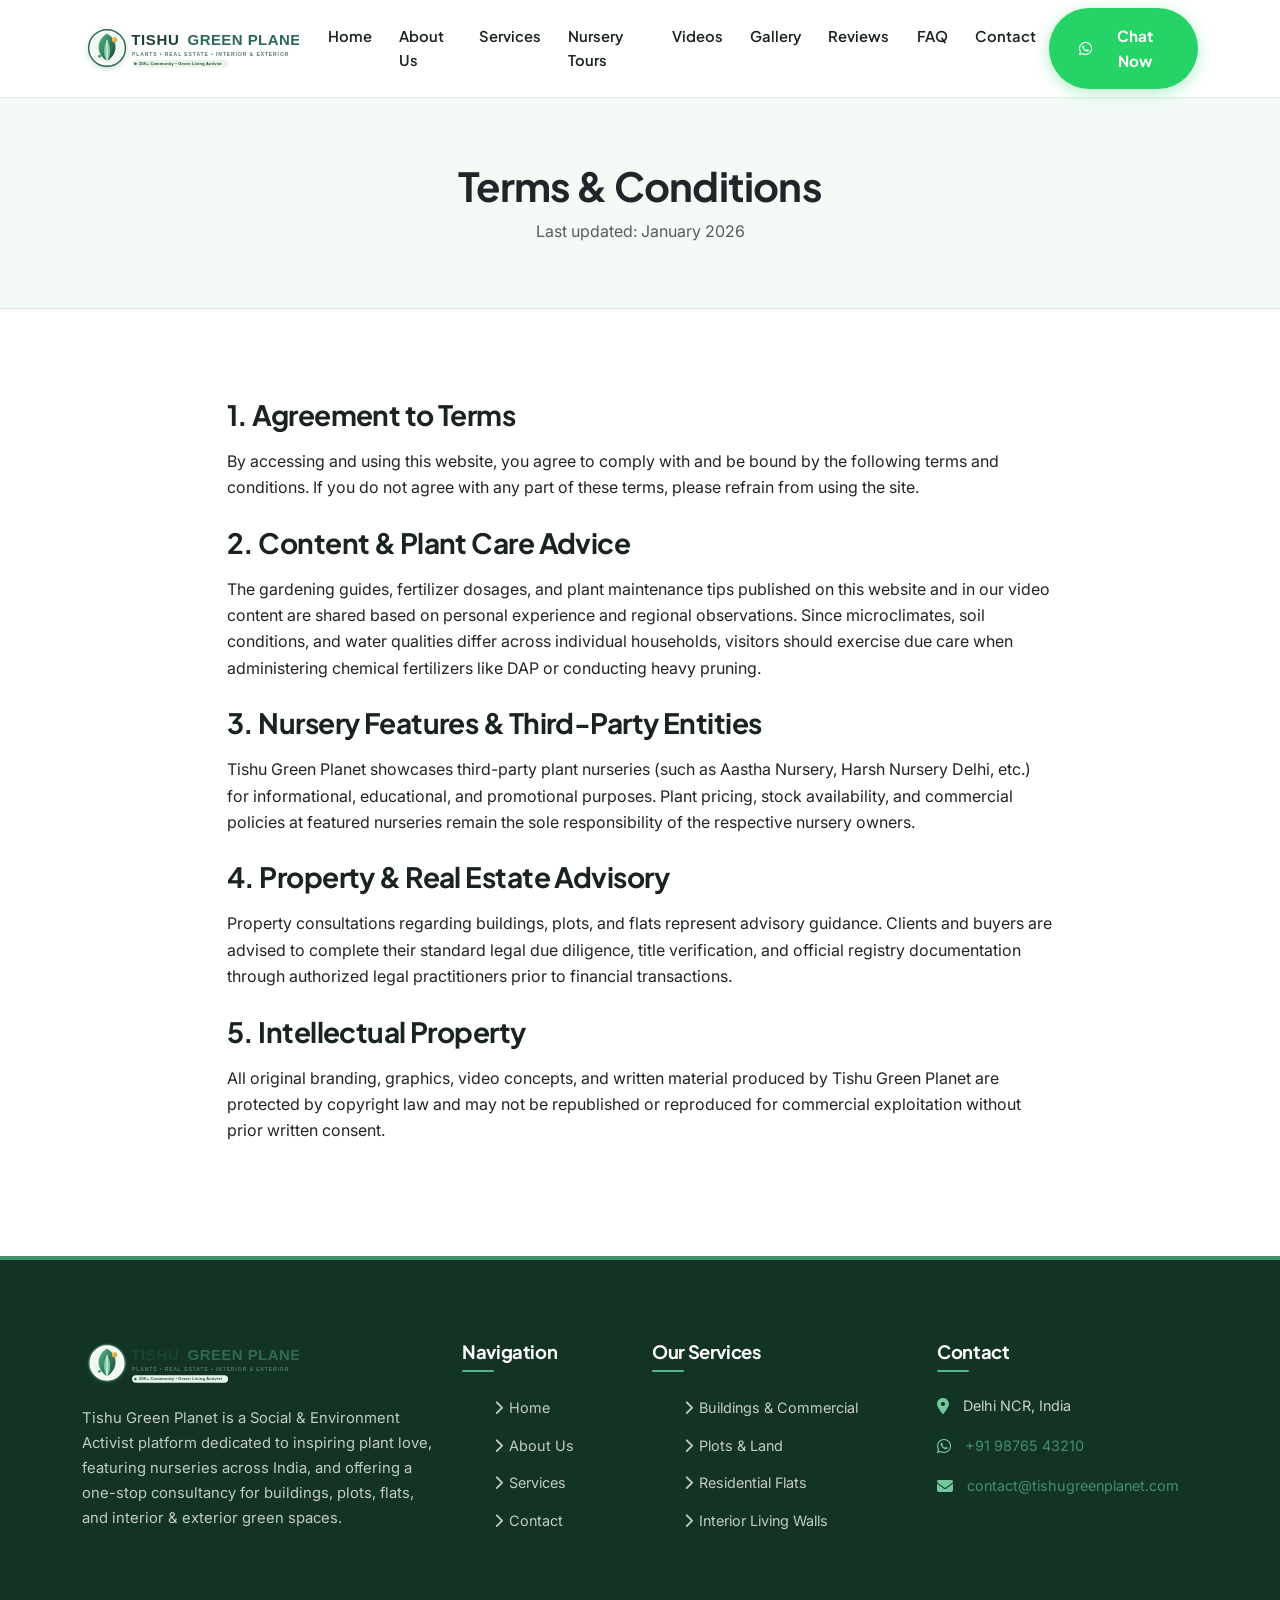
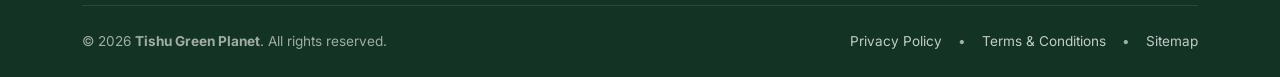
<file: terms-and-conditions.html>
<!DOCTYPE html>
<html lang="en">
<head>
  <meta charset="UTF-8">
  <meta name="viewport" content="width=device-width, initial-scale=1.0">
  <title>Terms &amp; Conditions | Tishu Green Planet</title>
  <meta name="description" content="Terms and Conditions governing the use of Tishu Green Planet's website, video resources, and consulting services.">
  <meta name="author" content="Tishu Green Planet">

  <!-- Favicon -->
  <link rel="icon" type="image/svg+xml" href="assets/icons/favicon.svg">

  <!-- Google Fonts -->
  <link rel="preconnect" href="https://fonts.googleapis.com">
  <link rel="preconnect" href="https://fonts.gstatic.com" crossorigin>
  <link href="https://fonts.googleapis.com/css2?family=Inter:wght@400;500;600;700&family=Plus+Jakarta+Sans:wght@500;600;700;800;900&display=swap" rel="stylesheet">

  <!-- Bootstrap 5 CSS -->
  <link href="https://cdn.jsdelivr.net/npm/bootstrap@5.3.3/dist/css/bootstrap.min.css" rel="stylesheet">

  <!-- Font Awesome 6 -->
  <link rel="stylesheet" href="https://cdnjs.cloudflare.com/ajax/libs/font-awesome/6.5.1/css/all.min.css">

  <!-- Custom Stylesheets -->
  <link rel="stylesheet" href="assets/css/style.css">
  <link rel="stylesheet" href="assets/css/responsive.css">
</head>
<body>

  <!-- Header / Navigation -->
  <header class="site-header">
    <nav class="navbar navbar-expand-lg">
      <div class="container">
        <a class="navbar-brand d-flex align-items-center" href="index.html">
          <img src="assets/images/logo.svg" alt="Tishu Green Planet Logo" class="navbar-brand-logo">
        </a>
        <button class="navbar-toggler border-0 shadow-none" type="button" data-bs-toggle="collapse" data-bs-target="#navbarMain">
          <i class="fas fa-bars fs-3 text-dark"></i>
        </button>

        <div class="collapse navbar-collapse" id="navbarMain">
          <ul class="navbar-nav mx-auto mb-2 mb-lg-0">
            <li class="nav-item"><a class="nav-link" href="index.html">Home</a></li>
            <li class="nav-item"><a class="nav-link" href="about.html">About Us</a></li>
            <li class="nav-item"><a class="nav-link" href="services.html">Services</a></li>
            <li class="nav-item"><a class="nav-link" href="plants-nursery.html">Nursery Tours</a></li>
            <li class="nav-item"><a class="nav-link" href="videos.html">Videos</a></li>
            <li class="nav-item"><a class="nav-link" href="gallery.html">Gallery</a></li>
            <li class="nav-item"><a class="nav-link" href="testimonials.html">Reviews</a></li>
            <li class="nav-item"><a class="nav-link" href="faq.html">FAQ</a></li>
            <li class="nav-item"><a class="nav-link" href="contact.html">Contact</a></li>
          </ul>

          <div class="d-flex align-items-center gap-2">
            <a href="https://wa.me/919876543210" target="_blank" rel="noopener noreferrer" class="btn-custom btn-whatsapp-custom nav-cta-btn">
              <i class="fab fa-whatsapp"></i> Chat Now
            </a>
          </div>
        </div>
      </div>
    </nav>
  </header>

  <!-- Page Banner -->
  <section class="py-5 bg-light-mint border-bottom">
    <div class="container py-3 text-center">
      <h1 class="display-6 fw-bold text-dark mb-2">Terms &amp; Conditions</h1>
      <p class="text-muted mb-0">Last updated: January 2026</p>
    </div>
  </section>

  <!-- Content Section -->
  <section class="section-padding bg-white">
    <div class="container" style="max-width: 850px;">
      <div class="mb-4">
        <h3 class="fw-bold mb-3">1. Agreement to Terms</h3>
        <p class="text-body">
          By accessing and using this website, you agree to comply with and be bound by the following terms and conditions. If you do not agree with any part of these terms, please refrain from using the site.
        </p>
      </div>

      <div class="mb-4">
        <h3 class="fw-bold mb-3">2. Content &amp; Plant Care Advice</h3>
        <p class="text-body">
          The gardening guides, fertilizer dosages, and plant maintenance tips published on this website and in our video content are shared based on personal experience and regional observations. Since microclimates, soil conditions, and water qualities differ across individual households, visitors should exercise due care when administering chemical fertilizers like DAP or conducting heavy pruning.
        </p>
      </div>

      <div class="mb-4">
        <h3 class="fw-bold mb-3">3. Nursery Features &amp; Third-Party Entities</h3>
        <p class="text-body">
          Tishu Green Planet showcases third-party plant nurseries (such as Aastha Nursery, Harsh Nursery Delhi, etc.) for informational, educational, and promotional purposes. Plant pricing, stock availability, and commercial policies at featured nurseries remain the sole responsibility of the respective nursery owners.
        </p>
      </div>

      <div class="mb-4">
        <h3 class="fw-bold mb-3">4. Property &amp; Real Estate Advisory</h3>
        <p class="text-body">
          Property consultations regarding buildings, plots, and flats represent advisory guidance. Clients and buyers are advised to complete their standard legal due diligence, title verification, and official registry documentation through authorized legal practitioners prior to financial transactions.
        </p>
      </div>

      <div class="mb-4">
        <h3 class="fw-bold mb-3">5. Intellectual Property</h3>
        <p class="text-body">
          All original branding, graphics, video concepts, and written material produced by Tishu Green Planet are protected by copyright law and may not be republished or reproduced for commercial exploitation without prior written consent.
        </p>
      </div>
    </div>
  </section>

  <!-- Footer -->
  <footer class="site-footer">
    <div class="container">
      <div class="row g-4">
        <div class="col-lg-4 col-md-6">
          <img src="assets/images/logo.svg" alt="Tishu Green Planet" class="footer-brand-logo">
          <p class="footer-about-text">
            Tishu Green Planet is a Social &amp; Environment Activist platform dedicated to inspiring plant love, featuring nurseries across India, and offering a one-stop consultancy for buildings, plots, flats, and interior &amp; exterior green spaces.
          </p>
        </div>

        <div class="col-lg-2 col-md-6 col-6">
          <h4 class="footer-title">Navigation</h4>
          <ul class="footer-links">
            <li><a href="index.html"><i class="fas fa-chevron-right"></i> Home</a></li>
            <li><a href="about.html"><i class="fas fa-chevron-right"></i> About Us</a></li>
            <li><a href="services.html"><i class="fas fa-chevron-right"></i> Services</a></li>
            <li><a href="contact.html"><i class="fas fa-chevron-right"></i> Contact</a></li>
          </ul>
        </div>

        <div class="col-lg-3 col-md-6 col-6">
          <h4 class="footer-title">Our Services</h4>
          <ul class="footer-links">
            <li><a href="services.html#buildings"><i class="fas fa-chevron-right"></i> Buildings &amp; Commercial</a></li>
            <li><a href="services.html#plots"><i class="fas fa-chevron-right"></i> Plots &amp; Land</a></li>
            <li><a href="services.html#flats"><i class="fas fa-chevron-right"></i> Residential Flats</a></li>
            <li><a href="services.html#interior"><i class="fas fa-chevron-right"></i> Interior Living Walls</a></li>
          </ul>
        </div>

        <div class="col-lg-3 col-md-6">
          <h4 class="footer-title">Contact</h4>
          <div class="footer-contact-item">
            <i class="fas fa-map-marker-alt"></i>
            <span>Delhi NCR, India</span>
          </div>
          <div class="footer-contact-item">
            <i class="fab fa-whatsapp"></i>
            <span><a href="https://wa.me/919876543210">+91 98765 43210</a></span>
          </div>
          <div class="footer-contact-item">
            <i class="fas fa-envelope"></i>
            <span><a href="mailto:contact@tishugreenplanet.com">contact@tishugreenplanet.com</a></span>
          </div>
        </div>
      </div>

      <div class="footer-bottom d-flex flex-wrap justify-content-between align-items-center">
        <div>
          &copy; <span class="current-year">2026</span> <strong>Tishu Green Planet</strong>. All rights reserved.
        </div>
        <div class="d-flex gap-3 mt-2 mt-sm-0">
          <a href="privacy-policy.html">Privacy Policy</a>
          <span>•</span>
          <a href="terms-and-conditions.html">Terms &amp; Conditions</a>
          <span>•</span>
          <a href="sitemap.xml">Sitemap</a>
        </div>
      </div>
    </div>
  </footer>

  <!-- Bootstrap 5 JS Bundle -->
  <script src="https://cdn.jsdelivr.net/npm/bootstrap@5.3.3/dist/js/bootstrap.bundle.min.js"></script>
  <script src="assets/js/main.js"></script>
</body>
</html>
</file>
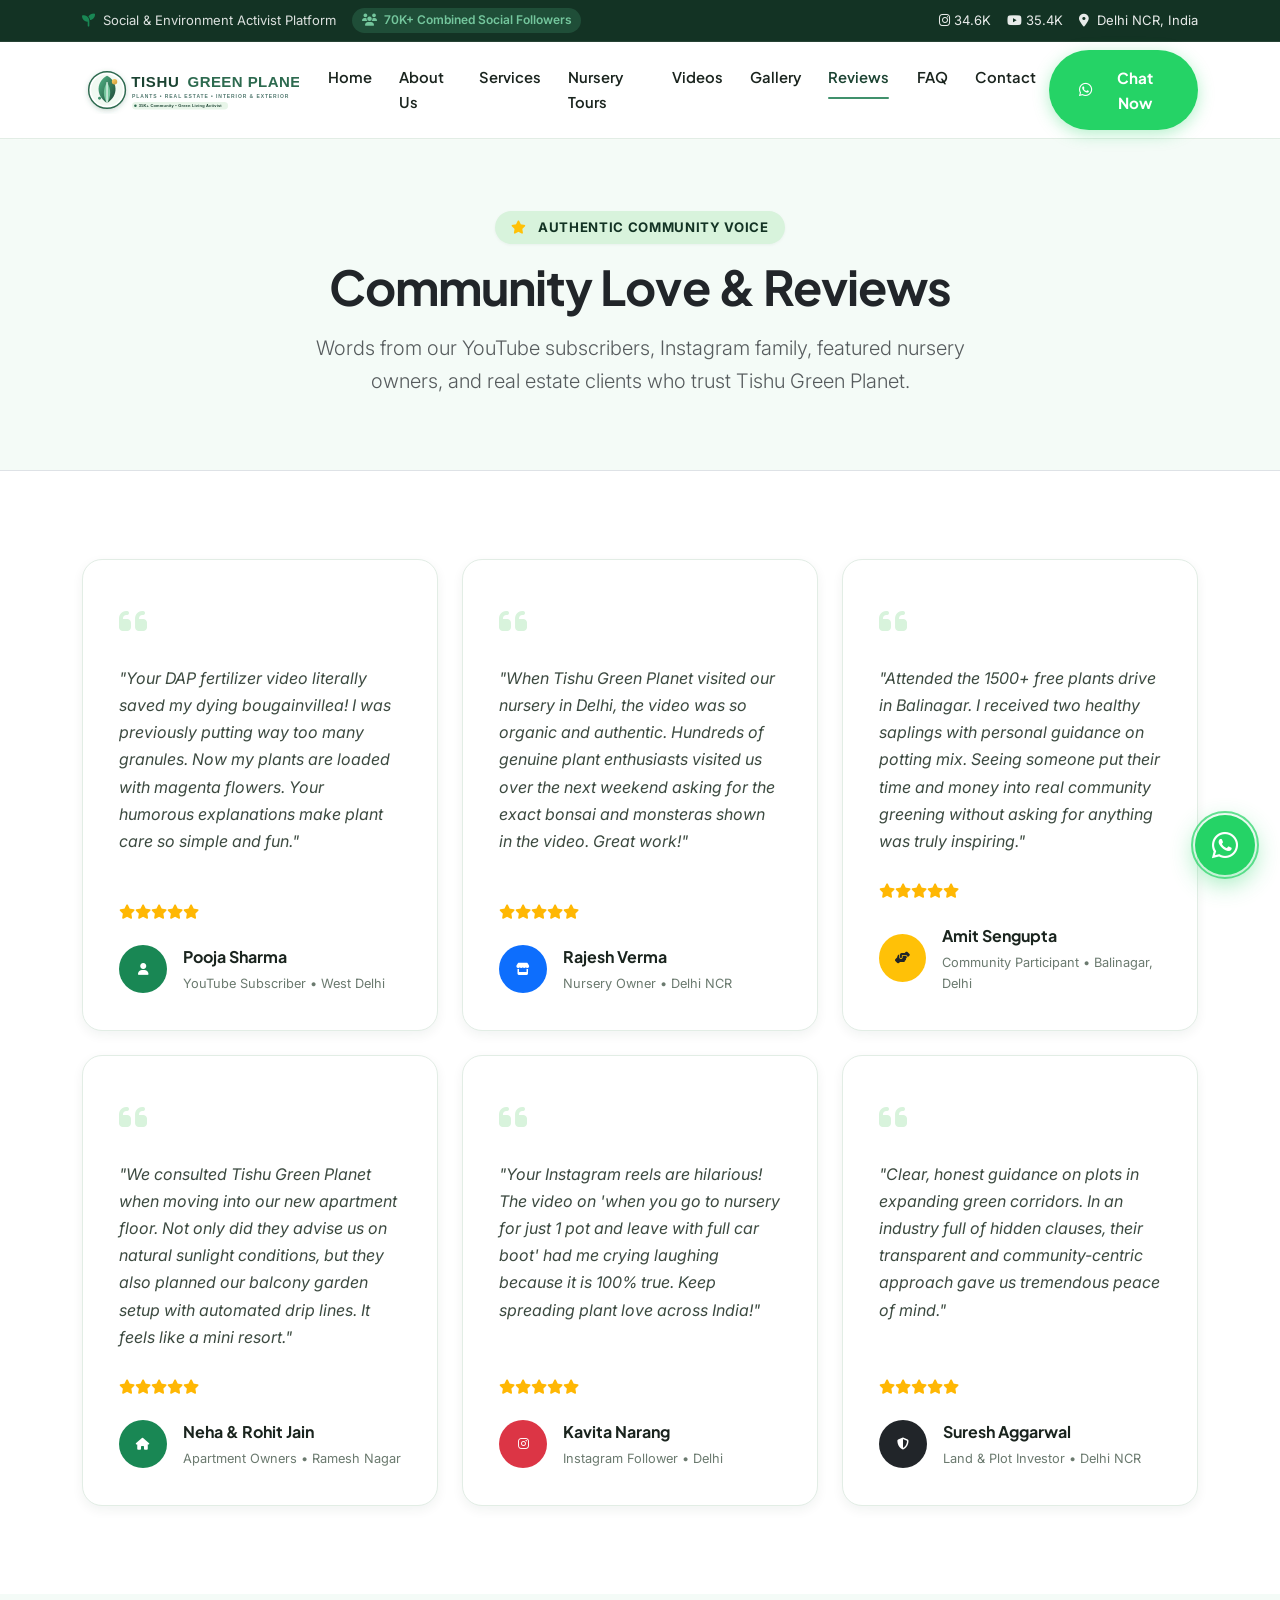
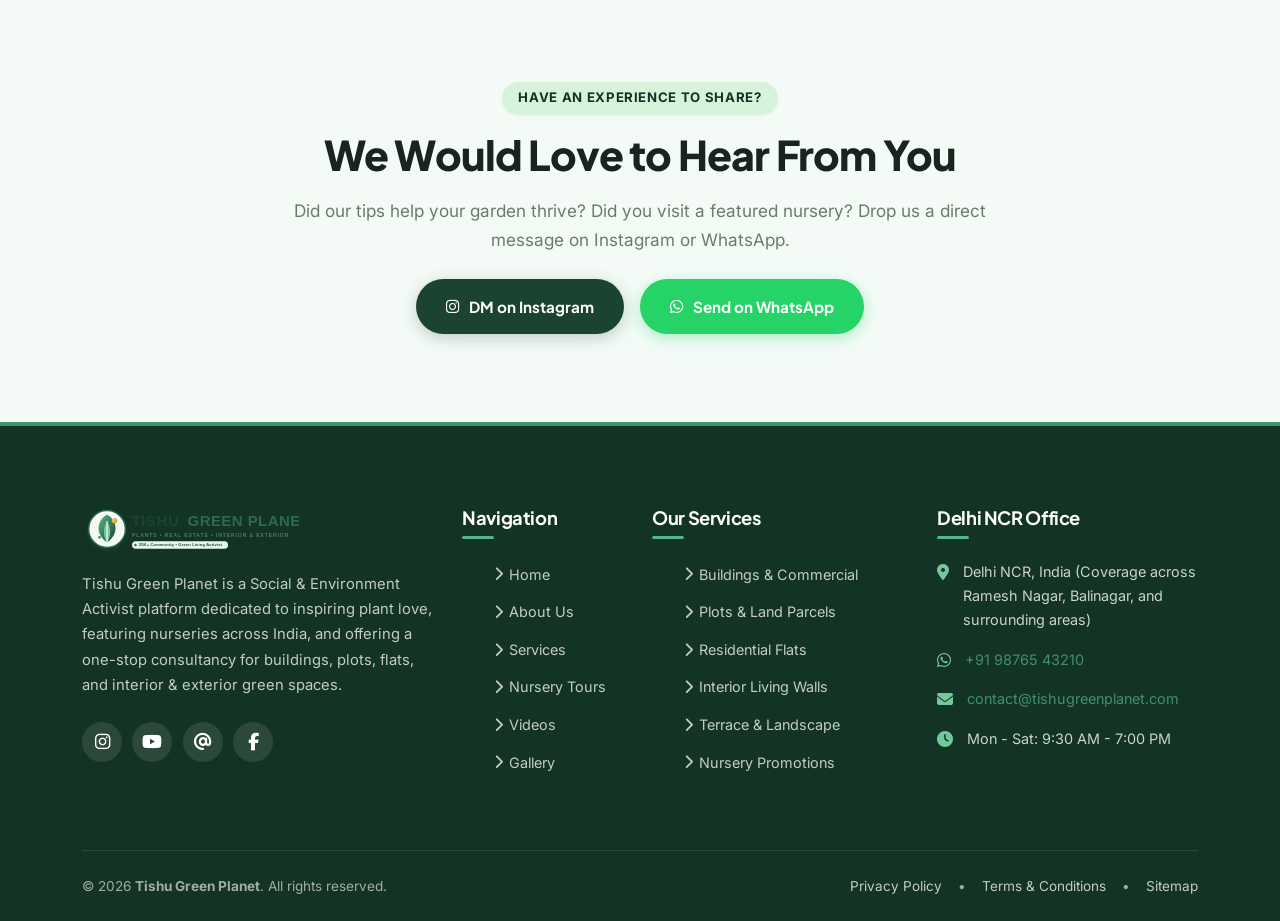
<file: testimonials.html>
<!DOCTYPE html>
<html lang="en">
<head>
  <meta charset="UTF-8">
  <meta name="viewport" content="width=device-width, initial-scale=1.0">
  <title>Community Reviews &amp; Testimonials | Tishu Green Planet</title>
  <meta name="description" content="Read genuine feedback from our 70K+ community of plant lovers, featured nursery owners, and real estate consultancy clients across India.">
  <meta name="keywords" content="Tishu Green Planet reviews, plant community feedback, nursery tour testimonials, Delhi plant lovers">
  <meta name="author" content="Tishu Green Planet">

  <!-- Favicon -->
  <link rel="icon" type="image/svg+xml" href="assets/icons/favicon.svg">

  <!-- Google Fonts -->
  <link rel="preconnect" href="https://fonts.googleapis.com">
  <link rel="preconnect" href="https://fonts.gstatic.com" crossorigin>
  <link href="https://fonts.googleapis.com/css2?family=Inter:wght@400;500;600;700&family=Plus+Jakarta+Sans:wght@500;600;700;800;900&display=swap" rel="stylesheet">

  <!-- Bootstrap 5 CSS -->
  <link href="https://cdn.jsdelivr.net/npm/bootstrap@5.3.3/dist/css/bootstrap.min.css" rel="stylesheet">

  <!-- Font Awesome 6 -->
  <link rel="stylesheet" href="https://cdnjs.cloudflare.com/ajax/libs/font-awesome/6.5.1/css/all.min.css">

  <!-- Custom Stylesheets -->
  <link rel="stylesheet" href="assets/css/style.css">
  <link rel="stylesheet" href="assets/css/responsive.css">
</head>
<body>

  <!-- Top Informational Bar -->
  <div class="topbar">
    <div class="container">
      <div class="d-flex justify-content-between align-items-center">
        <div class="d-flex align-items-center gap-3">
          <span><i class="fas fa-seedling text-success me-1"></i> Social &amp; Environment Activist Platform</span>
          <span class="d-none d-md-inline topbar-badge"><i class="fas fa-users me-1"></i> 70K+ Combined Social Followers</span>
        </div>
        <div class="d-flex align-items-center gap-3">
          <a href="https://www.instagram.com/tishugreenplanet" target="_blank" rel="noopener noreferrer"><i class="fab fa-instagram"></i> 34.6K</a>
          <a href="https://www.youtube.com/tishugreenplanet" target="_blank" rel="noopener noreferrer"><i class="fab fa-youtube"></i> 35.4K</a>
          <a href="contact.html" class="d-none d-sm-inline"><i class="fas fa-map-marker-alt me-1"></i> Delhi NCR, India</a>
        </div>
      </div>
    </div>
  </div>

  <!-- Header / Navigation -->
  <header class="site-header">
    <nav class="navbar navbar-expand-lg">
      <div class="container">
        <a class="navbar-brand d-flex align-items-center" href="index.html">
          <img src="assets/images/logo.svg" alt="Tishu Green Planet Logo" class="navbar-brand-logo">
        </a>
        <button class="navbar-toggler border-0 shadow-none" type="button" data-bs-toggle="collapse" data-bs-target="#navbarMain" aria-controls="navbarMain" aria-expanded="false" aria-label="Toggle navigation">
          <i class="fas fa-bars fs-3 text-dark"></i>
        </button>

        <div class="collapse navbar-collapse" id="navbarMain">
          <ul class="navbar-nav mx-auto mb-2 mb-lg-0">
            <li class="nav-item"><a class="nav-link" href="index.html">Home</a></li>
            <li class="nav-item"><a class="nav-link" href="about.html">About Us</a></li>
            <li class="nav-item"><a class="nav-link" href="services.html">Services</a></li>
            <li class="nav-item"><a class="nav-link" href="plants-nursery.html">Nursery Tours</a></li>
            <li class="nav-item"><a class="nav-link" href="videos.html">Videos</a></li>
            <li class="nav-item"><a class="nav-link" href="gallery.html">Gallery</a></li>
            <li class="nav-item"><a class="nav-link active" href="testimonials.html">Reviews</a></li>
            <li class="nav-item"><a class="nav-link" href="faq.html">FAQ</a></li>
            <li class="nav-item"><a class="nav-link" href="contact.html">Contact</a></li>
          </ul>

          <div class="d-flex align-items-center gap-2">
            <a href="https://wa.me/919876543210?text=Hi%20Tishu%20Green%20Planet,%20I'd%20like%20to%20share%20my%20feedback!" target="_blank" rel="noopener noreferrer" class="btn-custom btn-whatsapp-custom nav-cta-btn">
              <i class="fab fa-whatsapp"></i> Chat Now
            </a>
          </div>
        </div>
      </div>
    </nav>
  </header>

  <!-- Page Banner -->
  <section class="py-5 bg-light-mint border-bottom">
    <div class="container py-4 text-center">
      <span class="section-badge"><i class="fas fa-star text-warning me-1"></i> Authentic Community Voice</span>
      <h1 class="display-5 fw-bold text-dark mb-3">Community Love &amp; Reviews</h1>
      <p class="lead text-muted mx-auto" style="max-width: 720px;">
        Words from our YouTube subscribers, Instagram family, featured nursery owners, and real estate clients who trust Tishu Green Planet.
      </p>
    </div>
  </section>

  <!-- Testimonials Grid -->
  <section class="section-padding bg-white">
    <div class="container">
      <div class="row g-4">
        <!-- Review 1: Plant Care Follower -->
        <div class="col-lg-4 col-md-6 reveal-fade-up">
          <div class="testimonial-card">
            <div class="testimonial-quote-icon"><i class="fas fa-quote-left"></i></div>
            <p class="testimonial-text">
              "Your DAP fertilizer video literally saved my dying bougainvillea! I was previously putting way too many granules. Now my plants are loaded with magenta flowers. Your humorous explanations make plant care so simple and fun."
            </p>
            <div class="testimonial-rating">
              <i class="fas fa-star"></i><i class="fas fa-star"></i><i class="fas fa-star"></i><i class="fas fa-star"></i><i class="fas fa-star"></i>
            </div>
            <div class="testimonial-author">
              <div class="badge bg-success text-white rounded-circle p-3 d-flex align-items-center justify-content-center" style="width: 48px; height: 48px;">
                <i class="fas fa-user"></i>
              </div>
              <div>
                <div class="testimonial-author-name">Pooja Sharma</div>
                <div class="testimonial-author-role">YouTube Subscriber • West Delhi</div>
              </div>
            </div>
          </div>
        </div>

        <!-- Review 2: Nursery Partner -->
        <div class="col-lg-4 col-md-6 reveal-fade-up reveal-delay-1">
          <div class="testimonial-card">
            <div class="testimonial-quote-icon"><i class="fas fa-quote-left"></i></div>
            <p class="testimonial-text">
              "When Tishu Green Planet visited our nursery in Delhi, the video was so organic and authentic. Hundreds of genuine plant enthusiasts visited us over the next weekend asking for the exact bonsai and monsteras shown in the video. Great work!"
            </p>
            <div class="testimonial-rating">
              <i class="fas fa-star"></i><i class="fas fa-star"></i><i class="fas fa-star"></i><i class="fas fa-star"></i><i class="fas fa-star"></i>
            </div>
            <div class="testimonial-author">
              <div class="badge bg-primary text-white rounded-circle p-3 d-flex align-items-center justify-content-center" style="width: 48px; height: 48px;">
                <i class="fas fa-store"></i>
              </div>
              <div>
                <div class="testimonial-author-name">Rajesh Verma</div>
                <div class="testimonial-author-role">Nursery Owner • Delhi NCR</div>
              </div>
            </div>
          </div>
        </div>

        <!-- Review 3: Community Event Participant -->
        <div class="col-lg-4 col-md-6 reveal-fade-up reveal-delay-2">
          <div class="testimonial-card">
            <div class="testimonial-quote-icon"><i class="fas fa-quote-left"></i></div>
            <p class="testimonial-text">
              "Attended the 1500+ free plants drive in Balinagar. I received two healthy saplings with personal guidance on potting mix. Seeing someone put their time and money into real community greening without asking for anything was truly inspiring."
            </p>
            <div class="testimonial-rating">
              <i class="fas fa-star"></i><i class="fas fa-star"></i><i class="fas fa-star"></i><i class="fas fa-star"></i><i class="fas fa-star"></i>
            </div>
            <div class="testimonial-author">
              <div class="badge bg-warning text-dark rounded-circle p-3 d-flex align-items-center justify-content-center" style="width: 48px; height: 48px;">
                <i class="fas fa-hands-helping"></i>
              </div>
              <div>
                <div class="testimonial-author-name">Amit Sengupta</div>
                <div class="testimonial-author-role">Community Participant • Balinagar, Delhi</div>
              </div>
            </div>
          </div>
        </div>

        <!-- Review 4: Property & Balcony Garden Client -->
        <div class="col-lg-4 col-md-6 reveal-fade-up">
          <div class="testimonial-card">
            <div class="testimonial-quote-icon"><i class="fas fa-quote-left"></i></div>
            <p class="testimonial-text">
              "We consulted Tishu Green Planet when moving into our new apartment floor. Not only did they advise us on natural sunlight conditions, but they also planned our balcony garden setup with automated drip lines. It feels like a mini resort."
            </p>
            <div class="testimonial-rating">
              <i class="fas fa-star"></i><i class="fas fa-star"></i><i class="fas fa-star"></i><i class="fas fa-star"></i><i class="fas fa-star"></i>
            </div>
            <div class="testimonial-author">
              <div class="badge bg-success text-white rounded-circle p-3 d-flex align-items-center justify-content-center" style="width: 48px; height: 48px;">
                <i class="fas fa-home"></i>
              </div>
              <div>
                <div class="testimonial-author-name">Neha &amp; Rohit Jain</div>
                <div class="testimonial-author-role">Apartment Owners • Ramesh Nagar</div>
              </div>
            </div>
          </div>
        </div>

        <!-- Review 5: Reel Enthusiast -->
        <div class="col-lg-4 col-md-6 reveal-fade-up reveal-delay-1">
          <div class="testimonial-card">
            <div class="testimonial-quote-icon"><i class="fas fa-quote-left"></i></div>
            <p class="testimonial-text">
              "Your Instagram reels are hilarious! The video on 'when you go to nursery for just 1 pot and leave with full car boot' had me crying laughing because it is 100% true. Keep spreading plant love across India!"
            </p>
            <div class="testimonial-rating">
              <i class="fas fa-star"></i><i class="fas fa-star"></i><i class="fas fa-star"></i><i class="fas fa-star"></i><i class="fas fa-star"></i>
            </div>
            <div class="testimonial-author">
              <div class="badge bg-danger text-white rounded-circle p-3 d-flex align-items-center justify-content-center" style="width: 48px; height: 48px;">
                <i class="fab fa-instagram"></i>
              </div>
              <div>
                <div class="testimonial-author-name">Kavita Narang</div>
                <div class="testimonial-author-role">Instagram Follower • Delhi</div>
              </div>
            </div>
          </div>
        </div>

        <!-- Review 6: Plots & Land Investor -->
        <div class="col-lg-4 col-md-6 reveal-fade-up reveal-delay-2">
          <div class="testimonial-card">
            <div class="testimonial-quote-icon"><i class="fas fa-quote-left"></i></div>
            <p class="testimonial-text">
              "Clear, honest guidance on plots in expanding green corridors. In an industry full of hidden clauses, their transparent and community-centric approach gave us tremendous peace of mind."
            </p>
            <div class="testimonial-rating">
              <i class="fas fa-star"></i><i class="fas fa-star"></i><i class="fas fa-star"></i><i class="fas fa-star"></i><i class="fas fa-star"></i>
            </div>
            <div class="testimonial-author">
              <div class="badge bg-dark text-white rounded-circle p-3 d-flex align-items-center justify-content-center" style="width: 48px; height: 48px;">
                <i class="fas fa-shield-alt"></i>
              </div>
              <div>
                <div class="testimonial-author-name">Suresh Aggarwal</div>
                <div class="testimonial-author-role">Land &amp; Plot Investor • Delhi NCR</div>
              </div>
            </div>
          </div>
        </div>
      </div>
    </div>
  </section>

  <!-- Share Your Feedback CTA -->
  <section class="section-padding bg-light-mint">
    <div class="container text-center">
      <div class="max-w-700 mx-auto" style="max-width: 700px;">
        <span class="section-badge">Have an Experience to Share?</span>
        <h2 class="section-title mb-3">We Would Love to Hear From You</h2>
        <p class="section-subtitle mb-4">
          Did our tips help your garden thrive? Did you visit a featured nursery? Drop us a direct message on Instagram or WhatsApp.
        </p>
        <div class="d-flex flex-wrap justify-content-center gap-3">
          <a href="https://www.instagram.com/tishugreenplanet" target="_blank" rel="noopener noreferrer" class="btn-custom btn-primary-custom">
            <i class="fab fa-instagram"></i> DM on Instagram
          </a>
          <a href="https://wa.me/919876543210?text=Hi%20Tishu%20Green%20Planet,%20here%20is%20my%20feedback" target="_blank" rel="noopener noreferrer" class="btn-custom btn-whatsapp-custom">
            <i class="fab fa-whatsapp"></i> Send on WhatsApp
          </a>
        </div>
      </div>
    </div>
  </section>

  <!-- Floating WhatsApp & Back to Top -->
  <a href="https://wa.me/919876543210?text=Hello%20Tishu%20Green%20Planet,%20I'm%20reading%20your%20reviews!" target="_blank" rel="noopener noreferrer" class="floating-whatsapp" aria-label="Chat on WhatsApp">
    <i class="fab fa-whatsapp"></i>
    <span class="whatsapp-tooltip">Chat with us directly</span>
  </a>

  <button type="button" class="back-to-top" id="backToTopBtn" aria-label="Back to top">
    <i class="fas fa-arrow-up"></i>
  </button>

  <!-- Footer -->
  <footer class="site-footer">
    <div class="container">
      <div class="row g-4">
        <div class="col-lg-4 col-md-6">
          <img src="assets/images/logo.svg" alt="Tishu Green Planet" class="footer-brand-logo">
          <p class="footer-about-text">
            Tishu Green Planet is a Social &amp; Environment Activist platform dedicated to inspiring plant love, featuring nurseries across India, and offering a one-stop consultancy for buildings, plots, flats, and interior &amp; exterior green spaces.
          </p>
          <div class="footer-social-links">
            <a href="https://www.instagram.com/tishugreenplanet" target="_blank" rel="noopener noreferrer" class="footer-social-btn"><i class="fab fa-instagram"></i></a>
            <a href="https://www.youtube.com/tishugreenplanet" target="_blank" rel="noopener noreferrer" class="footer-social-btn"><i class="fab fa-youtube"></i></a>
            <a href="https://www.threads.net/@tishugreenplanet" target="_blank" rel="noopener noreferrer" class="footer-social-btn"><i class="fas fa-at"></i></a>
            <a href="https://www.facebook.com/" target="_blank" rel="noopener noreferrer" class="footer-social-btn"><i class="fab fa-facebook-f"></i></a>
          </div>
        </div>

        <div class="col-lg-2 col-md-6 col-6">
          <h4 class="footer-title">Navigation</h4>
          <ul class="footer-links">
            <li><a href="index.html"><i class="fas fa-chevron-right"></i> Home</a></li>
            <li><a href="about.html"><i class="fas fa-chevron-right"></i> About Us</a></li>
            <li><a href="services.html"><i class="fas fa-chevron-right"></i> Services</a></li>
            <li><a href="plants-nursery.html"><i class="fas fa-chevron-right"></i> Nursery Tours</a></li>
            <li><a href="videos.html"><i class="fas fa-chevron-right"></i> Videos</a></li>
            <li><a href="gallery.html"><i class="fas fa-chevron-right"></i> Gallery</a></li>
          </ul>
        </div>

        <div class="col-lg-3 col-md-6 col-6">
          <h4 class="footer-title">Our Services</h4>
          <ul class="footer-links">
            <li><a href="services.html#buildings"><i class="fas fa-chevron-right"></i> Buildings &amp; Commercial</a></li>
            <li><a href="services.html#plots"><i class="fas fa-chevron-right"></i> Plots &amp; Land Parcels</a></li>
            <li><a href="services.html#flats"><i class="fas fa-chevron-right"></i> Residential Flats</a></li>
            <li><a href="services.html#interior"><i class="fas fa-chevron-right"></i> Interior Living Walls</a></li>
            <li><a href="services.html#exterior"><i class="fas fa-chevron-right"></i> Terrace &amp; Landscape</a></li>
            <li><a href="plants-nursery.html"><i class="fas fa-chevron-right"></i> Nursery Promotions</a></li>
          </ul>
        </div>

        <div class="col-lg-3 col-md-6">
          <h4 class="footer-title">Delhi NCR Office</h4>
          <div class="footer-contact-item">
            <i class="fas fa-map-marker-alt"></i>
            <span>Delhi NCR, India (Coverage across Ramesh Nagar, Balinagar, and surrounding areas)</span>
          </div>
          <div class="footer-contact-item">
            <i class="fab fa-whatsapp"></i>
            <span><a href="https://wa.me/919876543210">+91 98765 43210</a></span>
          </div>
          <div class="footer-contact-item">
            <i class="fas fa-envelope"></i>
            <span><a href="mailto:contact@tishugreenplanet.com">contact@tishugreenplanet.com</a></span>
          </div>
          <div class="footer-contact-item">
            <i class="fas fa-clock"></i>
            <span>Mon - Sat: 9:30 AM - 7:00 PM</span>
          </div>
        </div>
      </div>

      <div class="footer-bottom d-flex flex-wrap justify-content-between align-items-center">
        <div>
          &copy; <span class="current-year">2026</span> <strong>Tishu Green Planet</strong>. All rights reserved.
        </div>
        <div class="d-flex gap-3 mt-2 mt-sm-0">
          <a href="privacy-policy.html">Privacy Policy</a>
          <span>•</span>
          <a href="terms-and-conditions.html">Terms &amp; Conditions</a>
          <span>•</span>
          <a href="sitemap.xml">Sitemap</a>
        </div>
      </div>
    </div>
  </footer>

  <!-- Bootstrap 5 JS Bundle -->
  <script src="https://cdn.jsdelivr.net/npm/bootstrap@5.3.3/dist/js/bootstrap.bundle.min.js"></script>

  <!-- Custom Scripts -->
  <script src="assets/js/main.js"></script>
  <script src="assets/js/animations.js"></script>
  <script src="assets/js/validation.js"></script>
</body>
</html>
</file>
<file: assets/css/style.css>
/* ==========================================================================
   TISHU GREEN PLANET - Production Stylesheet
   Version: 1.0.0
   Clean, Responsive, Performance-Optimized CSS
   ========================================================================== */

/* --------------------------------------------------------------------------
   1. CSS Custom Properties / Design Tokens
   -------------------------------------------------------------------------- */
:root {
  /* Brand Green Palette */
  --color-primary-dark: #133324;
  --color-primary: #1b4332;
  --color-primary-light: #2d6a4f;
  --color-emerald: #40916c;
  --color-mint: #52b788;
  --color-mint-light: #74c69d;
  --color-mint-soft: #d8f3dc;
  --color-leaf-bg: #f4fbf7;
  --color-leaf-subtle: #e9f7ee;

  /* Real Estate & Accent Palette */
  --color-gold: #c99738;
  --color-gold-hover: #b08129;
  --color-gold-soft: #fcf6ea;
  --color-warm-earth: #8d6e63;

  /* Neutral Spectrum */
  --color-dark: #121814;
  --color-heading: #1a241e;
  --color-body: #3c4a40;
  --color-muted: #6b7a6f;
  --color-border: #e2ede5;
  --color-border-light: #f0f7f2;
  --color-surface: #ffffff;
  --color-surface-card: #ffffff;
  --color-surface-alt: #f9fcf9;

  /* Status Colors */
  --color-success: #2e7d32;
  --color-whatsapp: #25d366;
  --color-youtube: #ff0000;
  --color-instagram: #e1306c;

  /* Typography */
  --font-heading: 'Plus Jakarta Sans', -apple-system, BlinkMacSystemFont, 'Segoe UI', Roboto, sans-serif;
  --font-body: 'Inter', -apple-system, BlinkMacSystemFont, 'Segoe UI', Roboto, sans-serif;

  /* Shadows */
  --shadow-xs: 0 1px 3px rgba(19, 51, 36, 0.05);
  --shadow-sm: 0 4px 12px rgba(19, 51, 36, 0.06);
  --shadow-md: 0 8px 24px rgba(19, 51, 36, 0.08);
  --shadow-lg: 0 16px 40px rgba(19, 51, 36, 0.12);
  --shadow-xl: 0 24px 56px rgba(19, 51, 36, 0.16);
  --shadow-glow: 0 0 25px rgba(64, 145, 108, 0.35);

  /* Transitions */
  --transition-fast: 0.2s ease;
  --transition-normal: 0.3s cubic-bezier(0.25, 0.8, 0.25, 1);
  --transition-bounce: 0.4s cubic-bezier(0.175, 0.885, 0.32, 1.275);

  /* Border Radii */
  --radius-sm: 8px;
  --radius-md: 14px;
  --radius-lg: 20px;
  --radius-xl: 30px;
  --radius-full: 9999px;
}

/* --------------------------------------------------------------------------
   2. Base & Reset
   -------------------------------------------------------------------------- */
*, *::before, *::after {
  box-sizing: border-box;
  margin: 0;
  padding: 0;
}

html {
  scroll-behavior: smooth;
  font-size: 16px;
}

body {
  font-family: var(--font-body);
  color: var(--color-body);
  background-color: var(--color-surface-alt);
  line-height: 1.65;
  overflow-x: hidden;
  -webkit-font-smoothing: antialiased;
  -moz-osx-font-smoothing: grayscale;
}

h1, h2, h3, h4, h5, h6 {
  font-family: var(--font-heading);
  color: var(--color-heading);
  font-weight: 700;
  line-height: 1.25;
  letter-spacing: -0.02em;
}

p {
  margin-bottom: 1rem;
}

p:last-child {
  margin-bottom: 0;
}

a {
  color: var(--color-emerald);
  text-decoration: none;
  transition: color var(--transition-fast);
}

a:hover {
  color: var(--color-primary-dark);
}

img {
  max-width: 100%;
  height: auto;
  display: block;
}

ul, ol {
  list-style: none;
}

/* --------------------------------------------------------------------------
   3. Utility Classes & Badges
   -------------------------------------------------------------------------- */
.section-padding {
  padding: 5.5rem 0;
}

.section-padding-sm {
  padding: 3.5rem 0;
}

.bg-light-mint {
  background-color: var(--color-leaf-bg);
}

.bg-primary-dark {
  background-color: var(--color-primary-dark);
  color: #ffffff;
}

.bg-primary-dark h1,
.bg-primary-dark h2,
.bg-primary-dark h3,
.bg-primary-dark h4 {
  color: #ffffff;
}

.bg-white {
  background-color: var(--color-surface);
}

.section-header {
  margin-bottom: 3.25rem;
}

.section-header.text-center {
  max-width: 720px;
  margin-left: auto;
  margin-right: auto;
}

.section-badge {
  display: inline-flex;
  align-items: center;
  gap: 0.45rem;
  padding: 0.35rem 1rem;
  border-radius: var(--radius-full);
  background-color: var(--color-mint-soft);
  color: var(--color-primary-dark);
  font-size: 0.825rem;
  font-weight: 700;
  letter-spacing: 0.05em;
  text-transform: uppercase;
  margin-bottom: 0.9rem;
  box-shadow: var(--shadow-xs);
}

.section-badge.gold {
  background-color: var(--color-gold-soft);
  color: var(--color-gold-hover);
}

.section-badge.white {
  background-color: rgba(255, 255, 255, 0.15);
  color: #ffffff;
}

.section-title {
  font-size: clamp(2rem, 3.2vw, 2.75rem);
  margin-bottom: 1rem;
  font-weight: 800;
}

.section-subtitle {
  font-size: 1.075rem;
  color: var(--color-muted);
  line-height: 1.7;
}

.bg-primary-dark .section-subtitle {
  color: rgba(255, 255, 255, 0.8);
}

/* --------------------------------------------------------------------------
   4. Buttons & Interactive Elements
   -------------------------------------------------------------------------- */
.btn-custom {
  display: inline-flex;
  align-items: center;
  justify-content: center;
  gap: 0.6rem;
  padding: 0.825rem 1.75rem;
  font-family: var(--font-heading);
  font-size: 0.95rem;
  font-weight: 700;
  border-radius: var(--radius-full);
  border: 2px solid transparent;
  cursor: pointer;
  transition: all var(--transition-normal);
  text-align: center;
  position: relative;
  overflow: hidden;
  z-index: 1;
}

.btn-primary-custom {
  background-color: var(--color-primary);
  color: #ffffff !important;
  box-shadow: 0 4px 16px rgba(27, 67, 50, 0.25);
}

.btn-primary-custom:hover {
  background-color: var(--color-primary-dark);
  transform: translateY(-2px);
  box-shadow: 0 8px 22px rgba(27, 67, 50, 0.35);
}

.btn-emerald-custom {
  background-color: var(--color-emerald);
  color: #ffffff !important;
  box-shadow: 0 4px 16px rgba(64, 145, 108, 0.3);
}

.btn-emerald-custom:hover {
  background-color: var(--color-primary-light);
  transform: translateY(-2px);
  box-shadow: 0 8px 24px rgba(64, 145, 108, 0.4);
}

.btn-gold-custom {
  background-color: var(--color-gold);
  color: #ffffff !important;
  box-shadow: 0 4px 16px rgba(201, 151, 56, 0.3);
}

.btn-gold-custom:hover {
  background-color: var(--color-gold-hover);
  transform: translateY(-2px);
  box-shadow: 0 8px 22px rgba(201, 151, 56, 0.4);
}

.btn-outline-custom {
  background-color: transparent;
  border-color: var(--color-primary);
  color: var(--color-primary) !important;
}

.btn-outline-custom:hover {
  background-color: var(--color-primary);
  color: #ffffff !important;
  transform: translateY(-2px);
}

.btn-outline-white {
  background-color: transparent;
  border-color: rgba(255, 255, 255, 0.6);
  color: #ffffff !important;
}

.btn-outline-white:hover {
  background-color: #ffffff;
  color: var(--color-primary-dark) !important;
  border-color: #ffffff;
  transform: translateY(-2px);
}

.btn-whatsapp-custom {
  background-color: var(--color-whatsapp);
  color: #ffffff !important;
  box-shadow: 0 4px 16px rgba(37, 211, 102, 0.35);
}

.btn-whatsapp-custom:hover {
  background-color: #20bd5a;
  transform: translateY(-2px);
  box-shadow: 0 8px 22px rgba(37, 211, 102, 0.45);
}

/* --------------------------------------------------------------------------
   5. Top Bar & Navigation
   -------------------------------------------------------------------------- */
.topbar {
  background-color: var(--color-primary-dark);
  color: rgba(255, 255, 255, 0.85);
  font-size: 0.815rem;
  padding: 0.5rem 0;
  border-bottom: 1px solid rgba(255, 255, 255, 0.08);
}

.topbar a {
  color: rgba(255, 255, 255, 0.9);
  transition: color var(--transition-fast);
}

.topbar a:hover {
  color: var(--color-mint-light);
}

.topbar-badge {
  background-color: rgba(82, 183, 136, 0.2);
  color: var(--color-mint-light);
  padding: 0.15rem 0.6rem;
  border-radius: var(--radius-full);
  font-weight: 600;
  font-size: 0.75rem;
}

.site-header {
  position: sticky;
  top: 0;
  left: 0;
  width: 100%;
  background-color: rgba(255, 255, 255, 0.96);
  backdrop-filter: blur(12px);
  -webkit-backdrop-filter: blur(12px);
  z-index: 1020;
  transition: all var(--transition-normal);
  border-bottom: 1px solid var(--color-border);
}

.site-header.scrolled {
  box-shadow: var(--shadow-md);
  background-color: rgba(255, 255, 255, 0.98);
}

.navbar-brand-logo {
  height: 48px;
  width: auto;
}

.navbar-nav .nav-link {
  font-family: var(--font-heading);
  font-size: 0.925rem;
  font-weight: 600;
  color: var(--color-heading);
  padding: 0.6rem 0.85rem !important;
  position: relative;
  transition: color var(--transition-fast);
}

.navbar-nav .nav-link:hover,
.navbar-nav .nav-link.active {
  color: var(--color-primary);
}

.navbar-nav .nav-link::after {
  content: '';
  position: absolute;
  bottom: 0px;
  left: 0.85rem;
  right: 0.85rem;
  height: 2.5px;
  background-color: var(--color-emerald);
  border-radius: 2px;
  transform: scaleX(0);
  transition: transform var(--transition-normal);
}

.navbar-nav .nav-link:hover::after,
.navbar-nav .nav-link.active::after {
  transform: scaleX(1);
}

.dropdown-menu {
  border: none;
  box-shadow: var(--shadow-lg);
  border-radius: var(--radius-md);
  padding: 0.75rem;
  background-color: var(--color-surface);
  border-top: 3px solid var(--color-emerald);
}

.dropdown-item {
  font-family: var(--font-heading);
  font-size: 0.875rem;
  font-weight: 600;
  color: var(--color-heading);
  padding: 0.55rem 0.9rem;
  border-radius: var(--radius-sm);
  transition: all var(--transition-fast);
  display: flex;
  align-items: center;
  gap: 0.5rem;
}

.dropdown-item:hover {
  background-color: var(--color-leaf-bg);
  color: var(--color-primary);
  transform: translateX(3px);
}

/* --------------------------------------------------------------------------
   6. Hero Section
   -------------------------------------------------------------------------- */
.hero-section {
  position: relative;
  padding: 5.5rem 0 6rem;
  background: linear-gradient(135deg, #f3faf5 0%, #e6f5ec 45%, #eef5f0 100%);
  overflow: hidden;
}

.hero-pattern {
  position: absolute;
  top: 0;
  right: 0;
  width: 50%;
  height: 100%;
  opacity: 0.05;
  background-image: radial-gradient(var(--color-primary) 1.5px, transparent 1.5px);
  background-size: 24px 24px;
  pointer-events: none;
}

.hero-title {
  font-size: clamp(2.35rem, 4.5vw, 3.65rem);
  font-weight: 900;
  line-height: 1.15;
  margin-bottom: 1.25rem;
  color: var(--color-primary-dark);
}

.hero-title .highlight {
  color: var(--color-emerald);
  position: relative;
  display: inline-block;
}

.hero-title .highlight-gold {
  color: var(--color-gold);
}

.hero-description {
  font-size: 1.15rem;
  color: var(--color-body);
  margin-bottom: 2rem;
  max-width: 560px;
}

.hero-tags {
  display: flex;
  flex-wrap: wrap;
  gap: 0.5rem;
  margin-bottom: 2rem;
}

.hero-tag {
  display: inline-flex;
  align-items: center;
  gap: 0.4rem;
  padding: 0.35rem 0.85rem;
  background-color: #ffffff;
  border-radius: var(--radius-full);
  font-size: 0.825rem;
  font-weight: 600;
  color: var(--color-primary);
  box-shadow: var(--shadow-xs);
  border: 1px solid var(--color-border);
}

.hero-visual-wrapper {
  position: relative;
}

.hero-main-card {
  position: relative;
  border-radius: var(--radius-xl);
  overflow: hidden;
  box-shadow: var(--shadow-xl);
  border: 5px solid #ffffff;
}

.hero-main-card img {
  width: 100%;
  height: 480px;
  object-fit: cover;
  transition: transform 0.6s ease;
}

.hero-main-card:hover img {
  transform: scale(1.03);
}

.hero-floating-badge {
  position: absolute;
  background-color: #ffffff;
  border-radius: var(--radius-md);
  padding: 1rem 1.25rem;
  box-shadow: var(--shadow-lg);
  display: flex;
  align-items: center;
  gap: 0.85rem;
  z-index: 3;
  border: 1px solid var(--color-border);
  animation: floatSlow 4s ease-in-out infinite alternate;
}

.hero-floating-badge.badge-1 {
  bottom: 25px;
  left: -20px;
}

.hero-floating-badge.badge-2 {
  top: 30px;
  right: -15px;
  animation-delay: 2s;
}

.badge-icon {
  width: 44px;
  height: 44px;
  border-radius: var(--radius-sm);
  display: flex;
  align-items: center;
  justify-content: center;
  font-size: 1.25rem;
}

.badge-icon.green {
  background-color: var(--color-mint-soft);
  color: var(--color-primary);
}

.badge-icon.gold {
  background-color: var(--color-gold-soft);
  color: var(--color-gold);
}

@keyframes floatSlow {
  0% { transform: translateY(0px); }
  100% { transform: translateY(-10px); }
}

/* --------------------------------------------------------------------------
   7. Verified Stats Counter Section
   -------------------------------------------------------------------------- */
.stats-bar {
  background-color: #ffffff;
  border-radius: var(--radius-lg);
  padding: 2.25rem 2rem;
  box-shadow: var(--shadow-lg);
  margin-top: -3.5rem;
  position: relative;
  z-index: 10;
  border: 1px solid var(--color-border);
}

.stat-item {
  display: flex;
  align-items: center;
  gap: 1.25rem;
  padding: 0.75rem 1rem;
}

.stat-icon {
  width: 54px;
  height: 54px;
  border-radius: var(--radius-md);
  display: flex;
  align-items: center;
  justify-content: center;
  font-size: 1.4rem;
  flex-shrink: 0;
}

.stat-icon.instagram {
  background: linear-gradient(45deg, #f09433 0%, #e6683c 25%, #dc2743 50%, #cc2366 75%, #bc1888 100%);
  color: #ffffff;
}

.stat-icon.youtube {
  background-color: var(--color-youtube);
  color: #ffffff;
}

.stat-icon.videos {
  background-color: var(--color-mint-soft);
  color: var(--color-primary);
}

.stat-icon.views {
  background-color: var(--color-gold-soft);
  color: var(--color-gold);
}

.stat-number {
  font-family: var(--font-heading);
  font-size: 1.85rem;
  font-weight: 800;
  color: var(--color-heading);
  line-height: 1.1;
  margin-bottom: 0.2rem;
}

.stat-label {
  font-size: 0.85rem;
  color: var(--color-muted);
  font-weight: 600;
  text-transform: uppercase;
  letter-spacing: 0.04em;
}

/* --------------------------------------------------------------------------
   8. Dual-Pillar Value Cards
   -------------------------------------------------------------------------- */
.pillar-card {
  background: #ffffff;
  border-radius: var(--radius-lg);
  padding: 2.5rem;
  box-shadow: var(--shadow-md);
  border: 1px solid var(--color-border);
  height: 100%;
  display: flex;
  flex-direction: column;
  transition: all var(--transition-normal);
  position: relative;
  overflow: hidden;
}

.pillar-card::before {
  content: '';
  position: absolute;
  top: 0;
  left: 0;
  right: 0;
  height: 5px;
}

.pillar-card.green-pillar::before {
  background: linear-gradient(90deg, var(--color-mint), var(--color-primary));
}

.pillar-card.real-estate-pillar::before {
  background: linear-gradient(90deg, var(--color-gold), var(--color-warm-earth));
}

.pillar-card:hover {
  transform: translateY(-6px);
  box-shadow: var(--shadow-xl);
}

.pillar-icon-box {
  width: 60px;
  height: 60px;
  border-radius: var(--radius-md);
  display: flex;
  align-items: center;
  justify-content: center;
  font-size: 1.6rem;
  margin-bottom: 1.5rem;
}

.green-pillar .pillar-icon-box {
  background-color: var(--color-mint-soft);
  color: var(--color-primary);
}

.real-estate-pillar .pillar-icon-box {
  background-color: var(--color-gold-soft);
  color: var(--color-gold);
}

.pillar-feature-list {
  margin: 1.5rem 0 2rem;
}

.pillar-feature-item {
  display: flex;
  align-items: flex-start;
  gap: 0.75rem;
  margin-bottom: 0.85rem;
  font-size: 0.95rem;
}

.pillar-feature-item i {
  color: var(--color-emerald);
  margin-top: 0.25rem;
}

.real-estate-pillar .pillar-feature-item i {
  color: var(--color-gold);
}

/* --------------------------------------------------------------------------
   9. Service Cards
   -------------------------------------------------------------------------- */
.service-card {
  background-color: #ffffff;
  border-radius: var(--radius-lg);
  overflow: hidden;
  box-shadow: var(--shadow-sm);
  border: 1px solid var(--color-border);
  transition: all var(--transition-normal);
  height: 100%;
  display: flex;
  flex-direction: column;
}

.service-card:hover {
  transform: translateY(-6px);
  box-shadow: var(--shadow-lg);
  border-color: var(--color-mint-light);
}

.service-img-wrapper {
  position: relative;
  height: 220px;
  overflow: hidden;
}

.service-img-wrapper img {
  width: 100%;
  height: 100%;
  object-fit: cover;
  transition: transform 0.5s ease;
}

.service-card:hover .service-img-wrapper img {
  transform: scale(1.06);
}

.service-badge-pill {
  position: absolute;
  top: 15px;
  left: 15px;
  background-color: rgba(19, 51, 36, 0.85);
  color: #ffffff;
  padding: 0.3rem 0.8rem;
  border-radius: var(--radius-full);
  font-size: 0.775rem;
  font-weight: 700;
  backdrop-filter: blur(4px);
}

.service-body {
  padding: 1.75rem;
  display: flex;
  flex-direction: column;
  flex-grow: 1;
}

.service-title {
  font-size: 1.25rem;
  margin-bottom: 0.65rem;
  font-weight: 700;
}

.service-desc {
  font-size: 0.925rem;
  color: var(--color-muted);
  margin-bottom: 1.25rem;
  flex-grow: 1;
}

.service-list {
  margin-bottom: 1.25rem;
  padding-top: 1rem;
  border-top: 1px solid var(--color-border-light);
}

.service-list li {
  font-size: 0.85rem;
  color: var(--color-body);
  display: flex;
  align-items: center;
  gap: 0.5rem;
  margin-bottom: 0.45rem;
}

.service-list li i {
  color: var(--color-emerald);
  font-size: 0.8rem;
}

/* --------------------------------------------------------------------------
   10. Nursery & Green Story Cards
   -------------------------------------------------------------------------- */
.nursery-card {
  background-color: #ffffff;
  border-radius: var(--radius-lg);
  overflow: hidden;
  box-shadow: var(--shadow-sm);
  border: 1px solid var(--color-border);
  transition: all var(--transition-normal);
  height: 100%;
}

.nursery-card:hover {
  transform: translateY(-5px);
  box-shadow: var(--shadow-md);
}

.nursery-img-box {
  position: relative;
  height: 240px;
  overflow: hidden;
}

.nursery-img-box img {
  width: 100%;
  height: 100%;
  object-fit: cover;
  transition: transform 0.5s ease;
}

.nursery-card:hover .nursery-img-box img {
  transform: scale(1.05);
}

.nursery-overlay-tag {
  position: absolute;
  top: 15px;
  right: 15px;
  background-color: var(--color-primary-dark);
  color: #ffffff;
  font-size: 0.75rem;
  font-weight: 700;
  padding: 0.3rem 0.75rem;
  border-radius: var(--radius-full);
}

.nursery-content {
  padding: 1.75rem;
}

.nursery-location {
  display: flex;
  align-items: center;
  gap: 0.4rem;
  font-size: 0.85rem;
  color: var(--color-muted);
  margin-bottom: 0.5rem;
  font-weight: 600;
}

.nursery-title {
  font-size: 1.25rem;
  font-weight: 700;
  margin-bottom: 0.75rem;
}

.nursery-desc {
  font-size: 0.9rem;
  color: var(--color-muted);
  margin-bottom: 1.25rem;
}

/* --------------------------------------------------------------------------
   11. Video Showcase Cards
   -------------------------------------------------------------------------- */
.video-card {
  background-color: #ffffff;
  border-radius: var(--radius-lg);
  overflow: hidden;
  box-shadow: var(--shadow-sm);
  border: 1px solid var(--color-border);
  transition: all var(--transition-normal);
  height: 100%;
}

.video-card:hover {
  transform: translateY(-5px);
  box-shadow: var(--shadow-md);
}

.video-thumb-wrapper {
  position: relative;
  height: 210px;
  overflow: hidden;
  cursor: pointer;
}

.video-thumb-wrapper img {
  width: 100%;
  height: 100%;
  object-fit: cover;
  transition: transform 0.5s ease;
}

.video-card:hover .video-thumb-wrapper img {
  transform: scale(1.05);
}

.video-play-btn {
  position: absolute;
  top: 50%;
  left: 50%;
  transform: translate(-50%, -50%);
  width: 56px;
  height: 56px;
  border-radius: 50%;
  background-color: rgba(255, 0, 0, 0.9);
  color: #ffffff;
  display: flex;
  align-items: center;
  justify-content: center;
  font-size: 1.35rem;
  box-shadow: 0 4px 18px rgba(255, 0, 0, 0.4);
  transition: all var(--transition-bounce);
}

.video-card:hover .video-play-btn {
  transform: translate(-50%, -50%) scale(1.15);
  background-color: #ff0000;
}

.video-badge {
  position: absolute;
  bottom: 12px;
  right: 12px;
  background-color: rgba(0, 0, 0, 0.8);
  color: #ffffff;
  padding: 0.2rem 0.55rem;
  border-radius: 4px;
  font-size: 0.75rem;
  font-weight: 600;
}

.video-category {
  position: absolute;
  top: 12px;
  left: 12px;
  background-color: var(--color-primary-dark);
  color: #ffffff;
  padding: 0.2rem 0.65rem;
  border-radius: var(--radius-full);
  font-size: 0.725rem;
  font-weight: 700;
}

.video-body {
  padding: 1.25rem 1.5rem;
}

.video-title {
  font-size: 1.05rem;
  font-weight: 700;
  line-height: 1.4;
  margin-bottom: 0.5rem;
}

.video-meta {
  display: flex;
  justify-content: space-between;
  align-items: center;
  font-size: 0.825rem;
  color: var(--color-muted);
}

/* --------------------------------------------------------------------------
   12. Filterable Gallery & Lightbox
   -------------------------------------------------------------------------- */
.gallery-filter-nav {
  display: flex;
  flex-wrap: wrap;
  justify-content: center;
  gap: 0.6rem;
  margin-bottom: 2.5rem;
}

.gallery-filter-btn {
  padding: 0.55rem 1.35rem;
  border-radius: var(--radius-full);
  background-color: #ffffff;
  border: 1px solid var(--color-border);
  color: var(--color-body);
  font-family: var(--font-heading);
  font-size: 0.875rem;
  font-weight: 700;
  cursor: pointer;
  transition: all var(--transition-fast);
}

.gallery-filter-btn:hover,
.gallery-filter-btn.active {
  background-color: var(--color-primary);
  color: #ffffff;
  border-color: var(--color-primary);
  box-shadow: 0 4px 14px rgba(27, 67, 50, 0.2);
}

.gallery-item {
  position: relative;
  border-radius: var(--radius-md);
  overflow: hidden;
  margin-bottom: 1.5rem;
  cursor: pointer;
  box-shadow: var(--shadow-sm);
  background-color: #000;
}

.gallery-item img {
  width: 100%;
  height: 280px;
  object-fit: cover;
  transition: transform 0.5s ease, opacity 0.5s ease;
}

.gallery-item:hover img {
  transform: scale(1.08);
  opacity: 0.85;
}

.gallery-item-overlay {
  position: absolute;
  bottom: 0;
  left: 0;
  right: 0;
  padding: 1.5rem;
  background: linear-gradient(to top, rgba(19, 51, 36, 0.95) 0%, transparent 100%);
  color: #ffffff;
  transform: translateY(15px);
  opacity: 0;
  transition: all var(--transition-normal);
}

.gallery-item:hover .gallery-item-overlay {
  transform: translateY(0);
  opacity: 1;
}

.gallery-item-title {
  font-size: 1.05rem;
  font-weight: 700;
  margin-bottom: 0.2rem;
  color: #ffffff;
}

.gallery-item-category {
  font-size: 0.775rem;
  color: var(--color-mint-light);
  font-weight: 600;
  text-transform: uppercase;
  letter-spacing: 0.05em;
}

/* Lightbox Modal */
.lightbox-modal {
  position: fixed;
  top: 0;
  left: 0;
  width: 100%;
  height: 100%;
  background-color: rgba(10, 20, 15, 0.92);
  backdrop-filter: blur(8px);
  z-index: 1050;
  display: flex;
  align-items: center;
  justify-content: center;
  opacity: 0;
  visibility: hidden;
  transition: opacity var(--transition-normal), visibility var(--transition-normal);
  padding: 1.5rem;
}

.lightbox-modal.active {
  opacity: 1;
  visibility: visible;
}

.lightbox-content {
  position: relative;
  max-width: 900px;
  max-height: 85vh;
  display: flex;
  flex-direction: column;
  align-items: center;
}

.lightbox-img {
  max-width: 100%;
  max-height: 75vh;
  border-radius: var(--radius-md);
  box-shadow: 0 10px 40px rgba(0, 0, 0, 0.6);
  object-fit: contain;
}

.lightbox-caption {
  color: #ffffff;
  font-size: 1rem;
  font-weight: 600;
  margin-top: 1rem;
  text-align: center;
}

.lightbox-close {
  position: absolute;
  top: -45px;
  right: 0;
  background: transparent;
  border: none;
  color: #ffffff;
  font-size: 2rem;
  cursor: pointer;
  transition: transform var(--transition-fast);
}

.lightbox-close:hover {
  transform: scale(1.2);
  color: var(--color-mint-light);
}

/* --------------------------------------------------------------------------
   13. Testimonials
   -------------------------------------------------------------------------- */
.testimonial-card {
  background-color: #ffffff;
  border-radius: var(--radius-lg);
  padding: 2.25rem;
  box-shadow: var(--shadow-sm);
  border: 1px solid var(--color-border);
  height: 100%;
  display: flex;
  flex-direction: column;
  position: relative;
  transition: all var(--transition-normal);
}

.testimonial-card:hover {
  transform: translateY(-5px);
  box-shadow: var(--shadow-md);
  border-color: var(--color-mint-light);
}

.testimonial-quote-icon {
  font-size: 2rem;
  color: var(--color-mint-soft);
  margin-bottom: 1rem;
}

.testimonial-text {
  font-size: 1rem;
  line-height: 1.7;
  color: var(--color-body);
  margin-bottom: 1.5rem;
  flex-grow: 1;
  font-style: italic;
}

.testimonial-rating {
  color: #ffb703;
  margin-bottom: 1.25rem;
  font-size: 0.9rem;
}

.testimonial-author {
  display: flex;
  align-items: center;
  gap: 1rem;
}

.testimonial-avatar {
  width: 50px;
  height: 50px;
  border-radius: 50%;
  object-fit: cover;
  border: 2px solid var(--color-emerald);
}

.testimonial-author-name {
  font-family: var(--font-heading);
  font-weight: 700;
  font-size: 1rem;
  color: var(--color-heading);
  margin-bottom: 0.15rem;
}

.testimonial-author-role {
  font-size: 0.8rem;
  color: var(--color-muted);
}

/* --------------------------------------------------------------------------
   14. FAQ Accordions
   -------------------------------------------------------------------------- */
.faq-accordion .accordion-item {
  border: 1px solid var(--color-border);
  border-radius: var(--radius-md) !important;
  margin-bottom: 1rem;
  overflow: hidden;
  box-shadow: var(--shadow-xs);
  background-color: #ffffff;
}

.faq-accordion .accordion-button {
  font-family: var(--font-heading);
  font-weight: 700;
  font-size: 1.05rem;
  color: var(--color-heading);
  padding: 1.25rem 1.5rem;
  background-color: #ffffff;
  box-shadow: none;
  transition: all var(--transition-fast);
}

.faq-accordion .accordion-button:not(.collapsed) {
  color: var(--color-primary);
  background-color: var(--color-leaf-bg);
}

.faq-accordion .accordion-button::after {
  filter: brightness(0.2);
}

.faq-accordion .accordion-button:not(.collapsed)::after {
  filter: invert(36%) sepia(34%) saturate(760%) hue-rotate(105deg) brightness(92%) contrast(92%);
}

.faq-accordion .accordion-body {
  padding: 1.25rem 1.5rem 1.5rem;
  font-size: 0.95rem;
  line-height: 1.7;
  color: var(--color-body);
  background-color: #ffffff;
}

/* --------------------------------------------------------------------------
   15. Contact & Consultation Form
   -------------------------------------------------------------------------- */
.contact-info-card {
  background: linear-gradient(145deg, var(--color-primary-dark), var(--color-primary));
  color: #ffffff;
  border-radius: var(--radius-lg);
  padding: 2.75rem 2.25rem;
  box-shadow: var(--shadow-xl);
  height: 100%;
}

.contact-info-item {
  display: flex;
  align-items: flex-start;
  gap: 1.25rem;
  margin-bottom: 2rem;
}

.contact-info-icon {
  width: 48px;
  height: 48px;
  border-radius: var(--radius-sm);
  background: rgba(255, 255, 255, 0.12);
  display: flex;
  align-items: center;
  justify-content: center;
  font-size: 1.25rem;
  color: var(--color-mint-light);
  flex-shrink: 0;
}

.contact-info-label {
  font-size: 0.8rem;
  color: rgba(255, 255, 255, 0.65);
  text-transform: uppercase;
  letter-spacing: 0.05em;
  font-weight: 600;
  margin-bottom: 0.2rem;
}

.contact-info-value {
  font-size: 1rem;
  color: #ffffff;
  font-weight: 600;
}

.contact-info-value a {
  color: #ffffff;
}

.contact-info-value a:hover {
  color: var(--color-mint-light);
}

.contact-form-card {
  background-color: #ffffff;
  border-radius: var(--radius-lg);
  padding: 2.75rem 2.5rem;
  box-shadow: var(--shadow-md);
  border: 1px solid var(--color-border);
}

.form-label {
  font-family: var(--font-heading);
  font-weight: 600;
  font-size: 0.9rem;
  color: var(--color-heading);
  margin-bottom: 0.45rem;
}

.form-control, .form-select {
  border: 1.5px solid var(--color-border);
  border-radius: var(--radius-sm);
  padding: 0.75rem 1rem;
  font-size: 0.95rem;
  color: var(--color-heading);
  background-color: var(--color-surface-alt);
  transition: all var(--transition-fast);
}

.form-control:focus, .form-select:focus {
  background-color: #ffffff;
  border-color: var(--color-emerald);
  box-shadow: 0 0 0 4px rgba(64, 145, 108, 0.15);
  outline: none;
}

.form-feedback {
  font-size: 0.8rem;
  margin-top: 0.35rem;
  display: none;
}

.form-feedback.invalid {
  color: #d90429;
  display: block;
}

.form-feedback.valid {
  color: var(--color-success);
  display: block;
}

/* --------------------------------------------------------------------------
   16. CTA Banner
   -------------------------------------------------------------------------- */
.cta-banner {
  background: linear-gradient(135deg, var(--color-primary-dark) 0%, var(--color-primary) 100%);
  border-radius: var(--radius-xl);
  padding: 4.5rem 3rem;
  color: #ffffff;
  position: relative;
  overflow: hidden;
  box-shadow: var(--shadow-xl);
}

.cta-banner-pattern {
  position: absolute;
  top: 0;
  right: 0;
  width: 40%;
  height: 100%;
  opacity: 0.08;
  background-image: radial-gradient(#ffffff 2px, transparent 2px);
  background-size: 20px 20px;
}

/* --------------------------------------------------------------------------
   17. Floating WhatsApp Action Button
   -------------------------------------------------------------------------- */
.floating-whatsapp {
  position: fixed;
  bottom: 25px;
  right: 25px;
  width: 60px;
  height: 60px;
  border-radius: 50%;
  background-color: var(--color-whatsapp);
  color: #ffffff;
  display: flex;
  align-items: center;
  justify-content: center;
  font-size: 1.85rem;
  box-shadow: 0 8px 24px rgba(37, 211, 102, 0.45);
  z-index: 1000;
  transition: all var(--transition-bounce);
  text-decoration: none;
}

.floating-whatsapp:hover {
  transform: scale(1.1) translateY(-3px);
  box-shadow: 0 12px 28px rgba(37, 211, 102, 0.55);
  color: #ffffff;
}

.floating-whatsapp::before {
  content: '';
  position: absolute;
  top: -4px;
  left: -4px;
  right: -4px;
  bottom: -4px;
  border-radius: 50%;
  border: 2px solid var(--color-whatsapp);
  opacity: 0.7;
  animation: pulseWa 2s infinite;
}

@keyframes pulseWa {
  0% { transform: scale(1); opacity: 0.8; }
  100% { transform: scale(1.35); opacity: 0; }
}

.whatsapp-tooltip {
  position: absolute;
  right: 70px;
  background-color: var(--color-primary-dark);
  color: #ffffff;
  padding: 0.45rem 0.9rem;
  border-radius: var(--radius-sm);
  font-size: 0.825rem;
  font-weight: 600;
  white-space: nowrap;
  box-shadow: var(--shadow-md);
  opacity: 0;
  visibility: hidden;
  transition: all var(--transition-fast);
  pointer-events: none;
}

.floating-whatsapp:hover .whatsapp-tooltip {
  opacity: 1;
  visibility: visible;
  right: 75px;
}

/* Back To Top Button */
.back-to-top {
  position: fixed;
  bottom: 95px;
  right: 30px;
  width: 44px;
  height: 44px;
  border-radius: 50%;
  background-color: #ffffff;
  color: var(--color-primary);
  display: flex;
  align-items: center;
  justify-content: center;
  font-size: 1.1rem;
  box-shadow: var(--shadow-md);
  border: 1px solid var(--color-border);
  z-index: 999;
  cursor: pointer;
  opacity: 0;
  visibility: hidden;
  transform: translateY(20px);
  transition: all var(--transition-normal);
}

.back-to-top.active {
  opacity: 1;
  visibility: visible;
  transform: translateY(0);
}

.back-to-top:hover {
  background-color: var(--color-primary);
  color: #ffffff;
}

/* --------------------------------------------------------------------------
   18. Footer
   -------------------------------------------------------------------------- */
.site-footer {
  background-color: var(--color-primary-dark);
  color: rgba(255, 255, 255, 0.78);
  padding-top: 5rem;
  border-top: 4px solid var(--color-emerald);
}

.footer-brand-logo {
  height: 46px;
  width: auto;
  margin-bottom: 1.25rem;
}

.footer-about-text {
  font-size: 0.925rem;
  line-height: 1.7;
  margin-bottom: 1.5rem;
  color: rgba(255, 255, 255, 0.75);
}

.footer-social-links {
  display: flex;
  gap: 0.65rem;
  margin-bottom: 2rem;
}

.footer-social-btn {
  width: 40px;
  height: 40px;
  border-radius: 50%;
  background-color: rgba(255, 255, 255, 0.1);
  color: #ffffff;
  display: flex;
  align-items: center;
  justify-content: center;
  font-size: 1.1rem;
  transition: all var(--transition-bounce);
}

.footer-social-btn:hover {
  background-color: var(--color-mint);
  color: var(--color-primary-dark);
  transform: translateY(-3px);
}

.footer-title {
  color: #ffffff;
  font-size: 1.15rem;
  font-weight: 700;
  margin-bottom: 1.35rem;
  position: relative;
  padding-bottom: 0.6rem;
}

.footer-title::after {
  content: '';
  position: absolute;
  bottom: 0;
  left: 0;
  width: 32px;
  height: 2.5px;
  background-color: var(--color-mint);
  border-radius: 2px;
}

.footer-links li {
  margin-bottom: 0.7rem;
}

.footer-links a {
  color: rgba(255, 255, 255, 0.75);
  font-size: 0.9rem;
  transition: all var(--transition-fast);
  display: inline-flex;
  align-items: center;
  gap: 0.4rem;
}

.footer-links a:hover {
  color: var(--color-mint-light);
  transform: translateX(4px);
}

.footer-contact-item {
  display: flex;
  align-items: flex-start;
  gap: 0.85rem;
  margin-bottom: 1rem;
  font-size: 0.9rem;
}

.footer-contact-item i {
  color: var(--color-mint-light);
  margin-top: 0.25rem;
  font-size: 1rem;
}

.footer-bottom {
  border-top: 1px solid rgba(255, 255, 255, 0.1);
  padding: 1.5rem 0;
  margin-top: 3.5rem;
  font-size: 0.85rem;
  color: rgba(255, 255, 255, 0.6);
}

.footer-bottom a {
  color: rgba(255, 255, 255, 0.75);
}

.footer-bottom a:hover {
  color: var(--color-mint-light);
}

/* --------------------------------------------------------------------------
   19. Animations & Scroll Reveal
   -------------------------------------------------------------------------- */
.reveal-fade-up {
  opacity: 0;
  transform: translateY(28px);
  transition: opacity 0.7s cubic-bezier(0.2, 0.8, 0.2, 1), transform 0.7s cubic-bezier(0.2, 0.8, 0.2, 1);
}

.reveal-fade-up.is-revealed {
  opacity: 1;
  transform: translateY(0);
}

.reveal-delay-1 { transition-delay: 0.15s; }
.reveal-delay-2 { transition-delay: 0.3s; }
.reveal-delay-3 { transition-delay: 0.45s; }
</file>
<file: assets/css/responsive.css>
/* ==========================================================================
   TISHU GREEN PLANET - Granular Responsive Stylesheet
   Breakpoints: 1400px, 1200px, 992px, 768px, 576px, 360px
   ========================================================================== */

/* --------------------------------------------------------------------------
   Extra Large Screens (<= 1400px)
   -------------------------------------------------------------------------- */
@media (max-width: 1400px) {
  .hero-main-card img {
    height: 440px;
  }
}

/* --------------------------------------------------------------------------
   Desktop & Laptops (<= 1200px)
   -------------------------------------------------------------------------- */
@media (max-width: 1200px) {
  .hero-section {
    padding: 4.5rem 0 5rem;
  }

  .hero-main-card img {
    height: 400px;
  }

  .stat-item {
    gap: 0.85rem;
    padding: 0.5rem 0.65rem;
  }

  .stat-number {
    font-size: 1.6rem;
  }

  .stat-icon {
    width: 46px;
    height: 46px;
    font-size: 1.2rem;
  }
}

/* --------------------------------------------------------------------------
   Tablets & Horizontal Handhelds (<= 991px)
   -------------------------------------------------------------------------- */
@media (max-width: 991px) {
  .section-padding {
    padding: 4rem 0;
  }

  .section-padding-sm {
    padding: 2.5rem 0;
  }

  /* Navbar Offcanvas / Mobile Menu */
  .navbar-collapse {
    background-color: #ffffff;
    border-radius: var(--radius-lg);
    box-shadow: var(--shadow-xl);
    padding: 1.5rem;
    margin-top: 1rem;
    border: 1px solid var(--color-border);
  }

  .navbar-nav .nav-link {
    padding: 0.75rem 0 !important;
    border-bottom: 1px solid var(--color-border-light);
  }

  .navbar-nav .nav-link::after {
    display: none;
  }

  .navbar-nav .nav-item:last-child .nav-link {
    border-bottom: none;
  }

  .nav-cta-btn {
    margin-top: 1rem;
    width: 100%;
  }

  /* Hero Adjustments */
  .hero-section {
    padding: 3.5rem 0 4rem;
    text-align: center;
  }

  .hero-description {
    margin-left: auto;
    margin-right: auto;
  }

  .hero-tags {
    justify-content: center;
  }

  .hero-visual-wrapper {
    margin-top: 3rem;
  }

  .hero-main-card img {
    height: 360px;
  }

  .hero-floating-badge.badge-1 {
    left: 10px;
    bottom: 15px;
  }

  .hero-floating-badge.badge-2 {
    right: 10px;
    top: 15px;
  }

  /* Stats Bar */
  .stats-bar {
    margin-top: -2rem;
    padding: 1.5rem;
  }

  .stat-item {
    border-bottom: 1px solid var(--color-border-light);
    padding: 0.85rem 0;
  }

  .stat-item:last-child {
    border-bottom: none;
  }

  /* Contact Cards */
  .contact-info-card {
    margin-bottom: 2rem;
  }
}

/* --------------------------------------------------------------------------
   Small Tablets & Large Phones (<= 767px)
   -------------------------------------------------------------------------- */
@media (max-width: 767px) {
  .section-padding {
    padding: 3.25rem 0;
  }

  .section-title {
    font-size: 1.85rem;
  }

  .hero-title {
    font-size: 2.15rem;
  }

  .hero-main-card img {
    height: 300px;
  }

  .hero-floating-badge {
    display: none; /* Hide floating badges on smaller screens to prevent clutter */
  }

  .pillar-card {
    padding: 1.85rem 1.5rem;
  }

  .cta-banner {
    padding: 3rem 1.5rem;
    text-align: center;
  }

  .cta-banner .d-flex {
    flex-direction: column;
    gap: 1rem;
  }

  .cta-banner .btn-custom {
    width: 100%;
  }

  .gallery-filter-nav {
    gap: 0.4rem;
  }

  .gallery-filter-btn {
    padding: 0.45rem 1rem;
    font-size: 0.8rem;
  }

  .contact-form-card {
    padding: 1.85rem 1.25rem;
  }

  .contact-info-card {
    padding: 2rem 1.5rem;
  }

  .site-footer {
    padding-top: 3.5rem;
  }
}

/* --------------------------------------------------------------------------
   Standard Mobile Phones (<= 575px)
   -------------------------------------------------------------------------- */
@media (max-width: 575px) {
  .topbar {
    display: none; /* Hide topbar on mobile to save vertical viewport space */
  }

  .navbar-brand-logo {
    height: 38px;
  }

  .hero-title {
    font-size: 1.85rem;
  }

  .hero-cta-group {
    display: flex;
    flex-direction: column;
    gap: 0.75rem;
  }

  .hero-cta-group .btn-custom {
    width: 100%;
  }

  .floating-whatsapp {
    width: 52px;
    height: 52px;
    font-size: 1.6rem;
    bottom: 18px;
    right: 18px;
  }

  .back-to-top {
    bottom: 80px;
    right: 22px;
    width: 38px;
    height: 38px;
    font-size: 0.95rem;
  }

  .stat-item {
    gap: 0.75rem;
  }

  .stat-number {
    font-size: 1.5rem;
  }

  .lightbox-close {
    top: -40px;
    right: 10px;
  }
}

/* --------------------------------------------------------------------------
   Very Small Devices (<= 360px)
   -------------------------------------------------------------------------- */
@media (max-width: 360px) {
  .hero-title {
    font-size: 1.6rem;
  }

  .section-title {
    font-size: 1.6rem;
  }

  .btn-custom {
    padding: 0.7rem 1.25rem;
    font-size: 0.875rem;
  }
}
</file>
